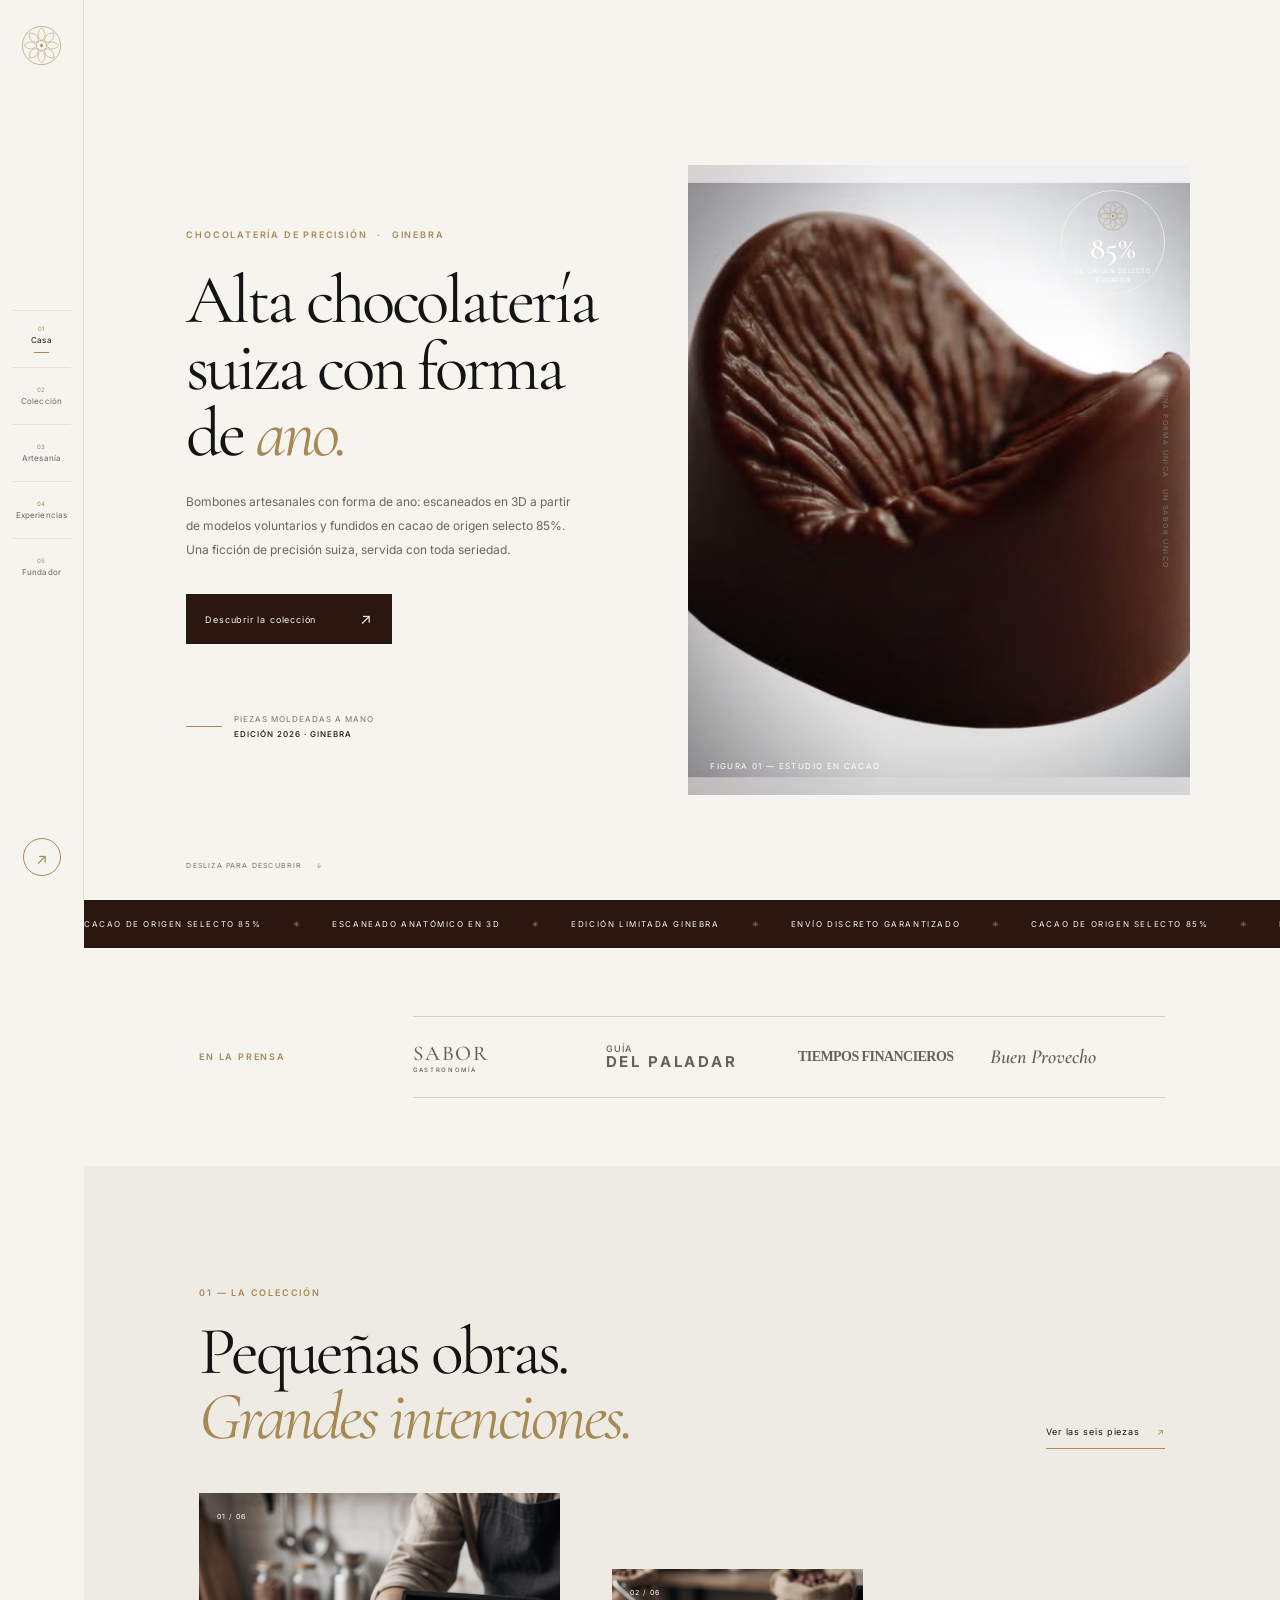
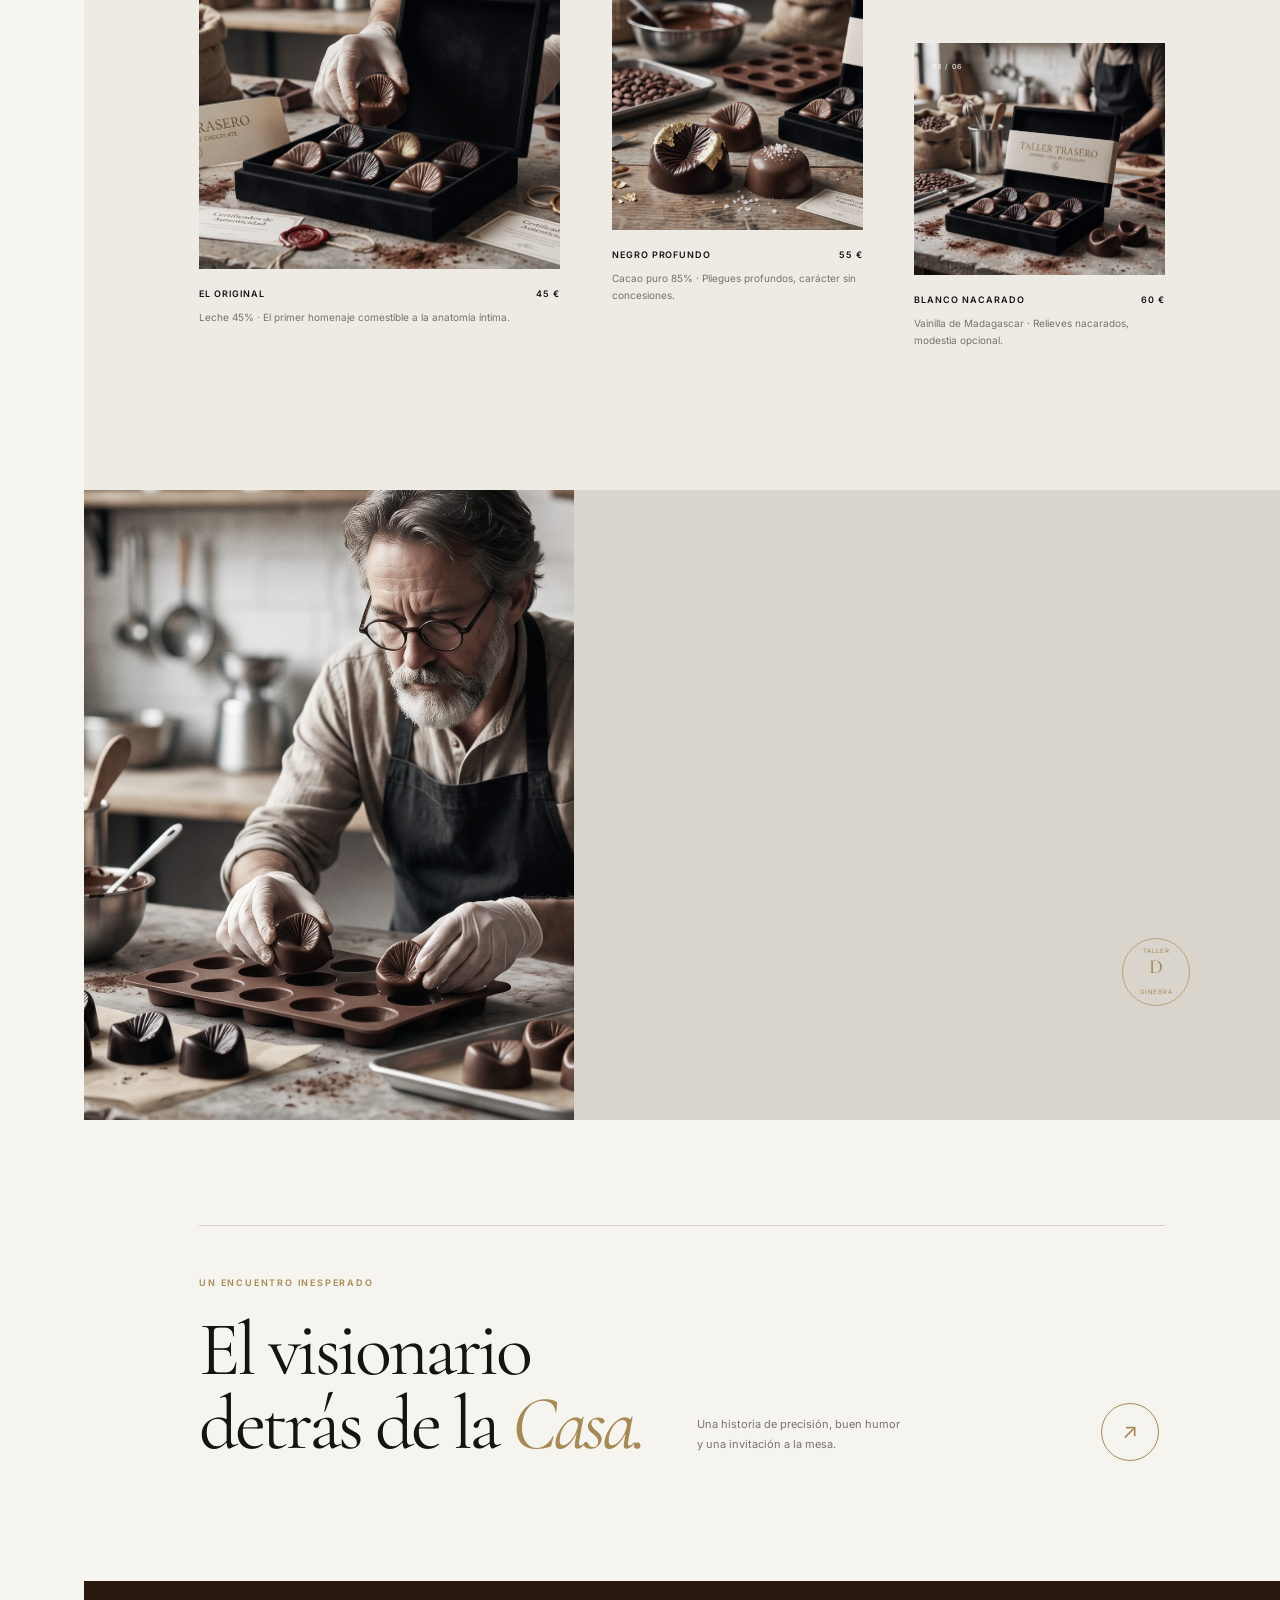
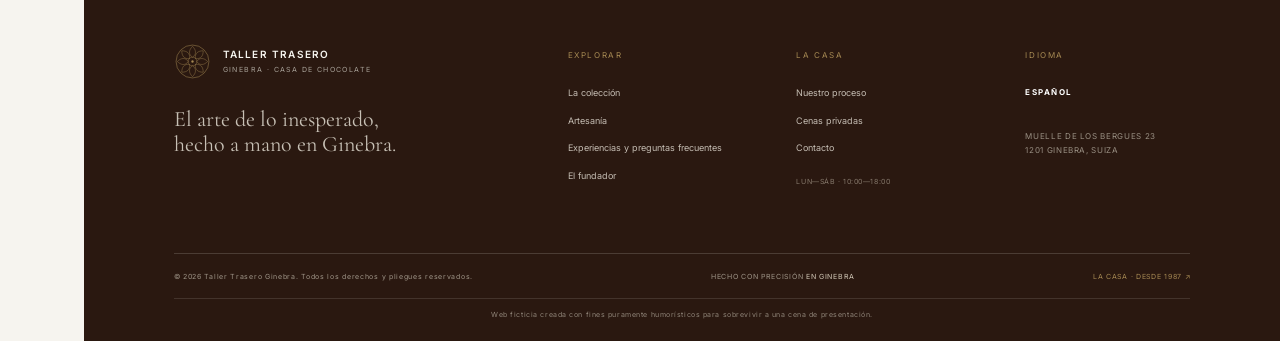
<file: index.html>
<!doctype html>
<html lang="es">
<head>
  <meta charset="utf-8">
  <meta name="viewport" content="width=device-width, initial-scale=1">
  <meta name="theme-color" content="#f6f4ef">
  <meta name="description" content="Ficción gastronómica de Taller Trasero Ginebra: bombones artesanales con forma de ano, esculpidos en cacao de origen selecto 85%.">
  <title>Taller Trasero — Ginebra | Bombones con forma de ano</title>
  <link rel="preconnect" href="https://fonts.googleapis.com">
  <link rel="preconnect" href="https://fonts.gstatic.com" crossorigin>
  <link href="https://fonts.googleapis.com/css2?family=Cormorant+Garamond:wght@400;500;600;700&family=Inter:wght@300;400;500;600&display=swap" rel="stylesheet">
  <link rel="stylesheet" href="styles.css"><link rel="stylesheet" href="redesign.css">
  <script src="app.js" defer></script>
</head>
<body>
  <div class="preloader" aria-hidden="true"><div class="preloader-inner"><img class="preloader-mark" src="img/atelier-sceau.svg" alt=""><span class="preloader-name">GINEBRA · DESDE 1987</span><div class="preloader-line"><i></i></div><span class="preloader-count">00</span></div></div>
  <div class="page-wipe" aria-hidden="true"></div>
  <header class="site-header">
    <a class="wordmark" href="index.html" aria-label="Taller Trasero, inicio"><img class="brand-seal" src="img/atelier-sceau.svg" alt="Taller Trasero"><span class="wordmark-copy">TALLER TRASERO<small>GINEBRA · CASA DE CHOCOLATE</small></span></a>
    <nav class="desktop-nav" aria-label="Navegación principal"><a class="active" href="index.html">Casa</a><a href="coleccion.html">Colección</a><a href="proceso.html">Artesanía</a><a href="preguntas.html">Experiencias</a><a href="fundador.html">Fundador</a></nav>
    <a class="header-reserve" href="coleccion.html">Componer una caja <span>↗</span></a>
    <button class="menu-toggle" aria-label="Abrir menú" aria-expanded="false"><span></span><span></span></button>
    <div class="reading-progress"><i></i></div>
  </header>
  <div class="mobile-menu" aria-hidden="true"><div class="mobile-menu-top">TALLER TRASERO <span>GINEBRA</span></div><nav><a href="index.html"><small>01</small>Casa</a><a href="coleccion.html"><small>02</small>La colección</a><a href="proceso.html"><small>03</small>Artesanía</a><a href="preguntas.html"><small>04</small>Experiencias y preguntas frecuentes</a><a href="fundador.html"><small>05</small>El fundador</a></nav><span class="mobile-menu-note">CHOCOLATERÍA DE PRECISIÓN · DESDE 1987</span></div>

  <main>
    <section class="hero home-hero">
      <div class="hero-copy">
        <p class="eyebrow reveal">CHOCOLATERÍA DE PRECISIÓN <span>·</span> GINEBRA</p>
        <h1 class="display reveal">Alta chocolatería<br>suiza con forma<br>de <em>ano.</em></h1>
        <p class="hero-sub reveal">Bombones artesanales con forma de ano: escaneados en 3D a partir de modelos voluntarios y fundidos en cacao de origen selecto 85%.<br>Una ficción de precisión suiza, servida con toda seriedad.</p>
        <a class="button button-dark reveal" href="coleccion.html"><span>Descubrir la colección</span><i>↗</i></a>
        <div class="hero-edition reveal"><span class="edition-rule"></span><span>PIEZAS MOLDEADAS A MANO<br><b>EDICIÓN 2026 · GINEBRA</b></span></div>
      </div>
      <div class="hero-visual">
        <div class="hero-image-frame">
          <img src="img/ano1.avif" alt="Bombón Taller Trasero de chocolate con forma anatómica y pliegues artesanales" fetchpriority="high">
          <div class="hero-image-wash"></div>
          <span class="image-index">FIGURA 01 — ESTUDIO EN CACAO</span>
          <div class="hero-stamp"><img class="rosette-illustration" src="img/atelier-sceau.svg" alt=""><span>85%</span><small>DE ORIGEN SELECTO<br>ECUADOR</small></div>
        </div>
        <span class="hero-side-note">UNA FORMA ÚNICA · UN SABOR ÚNICO</span>
      </div>
      <span class="hero-scroll">DESLIZA PARA DESCUBRIR <i>↓</i></span>
    </section>

    <div class="ticker" aria-label="Cacao de origen selecto, escaneado anatómico en 3D, edición limitada Ginebra, envío discreto garantizado"><div class="ticker-track"><span>CACAO DE ORIGEN SELECTO 85%</span><b>✳</b><span>ESCANEADO ANATÓMICO EN 3D</span><b>✳</b><span>EDICIÓN LIMITADA GINEBRA</span><b>✳</b><span>ENVÍO DISCRETO GARANTIZADO</span><b>✳</b><span>CACAO DE ORIGEN SELECTO 85%</span><b>✳</b><span>ESCANEADO ANATÓMICO EN 3D</span><b>✳</b><span>EDICIÓN LIMITADA GINEBRA</span><b>✳</b><span>ENVÍO DISCRETO GARANTIZADO</span><b>✳</b></div></div>

    <section class="press-section section-pad">
      <p class="eyebrow reveal">EN LA PRENSA</p>
      <div class="press-logos reveal"><span class="press-vogue">SABOR <small>GASTRONOMÍA</small></span><span class="press-michelin">GUÍA<br><b>DEL PALADAR</b></span><span class="press-ft">TIEMPOS FINANCIEROS</span><span class="press-bon">Buen Provecho</span></div>
    </section>

    <section class="collection-preview section-pad">
      <div class="section-heading reveal"><div><p class="eyebrow">01 — LA COLECCIÓN</p><h2 class="display">Pequeñas obras.<br><em>Grandes intenciones.</em></h2></div><a class="text-link" href="coleccion.html">Ver las seis piezas <span>↗</span></a></div>
      <div class="product-grid preview-grid">
        <a class="product-card reveal" href="coleccion.html"><div class="product-image"><img src="img/Gemini_Generated_Image_m2tw5qm2tw5qm2tw.jpg" alt="Estuche de Taller Trasero con bombones artesanales"><span class="product-number">01 / 06</span><span class="product-shine"></span></div><div class="product-meta"><span>EL ORIGINAL</span><span>45 €</span></div><p>Leche 45% · El primer homenaje comestible a la anatomía íntima.</p></a>
        <a class="product-card reveal" href="coleccion.html"><div class="product-image"><img src="img/Gemini_Generated_Image_mrk1ncmrk1ncmrk1.jpg" alt="Bombón oscuro con forma anatómica y acabado satinado"><span class="product-number">02 / 06</span><span class="product-shine"></span></div><div class="product-meta"><span>NEGRO PROFUNDO</span><span>55 €</span></div><p>Cacao puro 85% · Pliegues profundos, carácter sin concesiones.</p></a>
        <a class="product-card reveal" href="coleccion.html"><div class="product-image"><img src="img/Gemini_Generated_Image_ydqknbydqknbydqk.jpg" alt="Primer plano de bombón artesanal con pliegues de cacao"><span class="product-number">03 / 06</span><span class="product-shine"></span></div><div class="product-meta"><span>BLANCO NACARADO</span><span>60 €</span></div><p>Vainilla de Madagascar · Relieves nacarados, modestia opcional.</p></a>
      </div>
      <a class="button button-outline mobile-only" href="coleccion.html"><span>Explorar las seis piezas</span><i>↗</i></a>
    </section>

    <section class="manifesto">
      <div class="manifesto-image reveal"><img src="img/Gemini_Generated_Image_8p2git8p2git8p2g.jpg" alt="Maestro chocolatero preparando piezas artesanales Taller Trasero"></div>
      <div class="manifesto-copy"><p class="eyebrow reveal">EL MANIFIESTO · 1987</p><span class="quote-mark reveal">“</span><blockquote class="display reveal">Romper tabúes a través del paladar es, también, una forma de <em>cultura.</em></blockquote><p class="manifesto-credit reveal">— ESTEBAN TRASERO <span>· MAESTRO CHOCOLATERO</span></p><span class="manifesto-seal">TALLER<br><b>D</b><br>GINEBRA</span></div>
    </section>

    <section class="founder-teaser section-pad">
      <div class="teaser-rule reveal"></div><p class="eyebrow reveal">UN ENCUENTRO INESPERADO</p><div class="teaser-row"><h2 class="display reveal">El visionario<br>detrás de la <em>Casa.</em></h2><p class="reveal">Una historia de precisión, buen humor<br>y una invitación a la mesa.</p><a class="round-link reveal" href="fundador.html" aria-label="Conocer al fundador">↗</a></div>
    </section>
  </main>
  <footer class="site-footer"><div class="footer-main"><div class="footer-brand"><a class="wordmark footer-wordmark" href="index.html"><img class="brand-seal" src="img/atelier-sceau.svg" alt="Taller Trasero"><span class="wordmark-copy">TALLER TRASERO<small>GINEBRA · CASA DE CHOCOLATE</small></span></a><p>El arte de lo inesperado,<br>hecho a mano en Ginebra.</p></div><div class="footer-column"><span class="footer-label">EXPLORAR</span><a href="coleccion.html">La colección</a><a href="proceso.html">Artesanía</a><a href="preguntas.html">Experiencias y preguntas frecuentes</a><a href="fundador.html">El fundador</a></div><div class="footer-column"><span class="footer-label">LA CASA</span><a href="proceso.html">Nuestro proceso</a><a href="preguntas.html">Cenas privadas</a><a href="preguntas.html">Contacto</a><span class="footer-hours">LUN—SÁB · 10:00—18:00</span></div><div class="footer-column footer-language"><span class="footer-label">IDIOMA</span><span class="language-switch"><b>ESPAÑOL</b></span><span class="footer-address">MUELLE DE LOS BERGUES 23<br>1201 GINEBRA, SUIZA</span></div></div><div class="footer-bottom"><span>© 2026 Taller Trasero Ginebra. Todos los derechos y pliegues reservados.</span><span>HECHO CON PRECISIÓN <b>EN GINEBRA</b></span><a href="fundador.html">LA CASA · DESDE 1987 ↗</a></div><p class="fiction-note">Web ficticia creada con fines puramente humorísticos para sobrevivir a una cena de presentación.</p></footer>
</body>
</html>
</file>
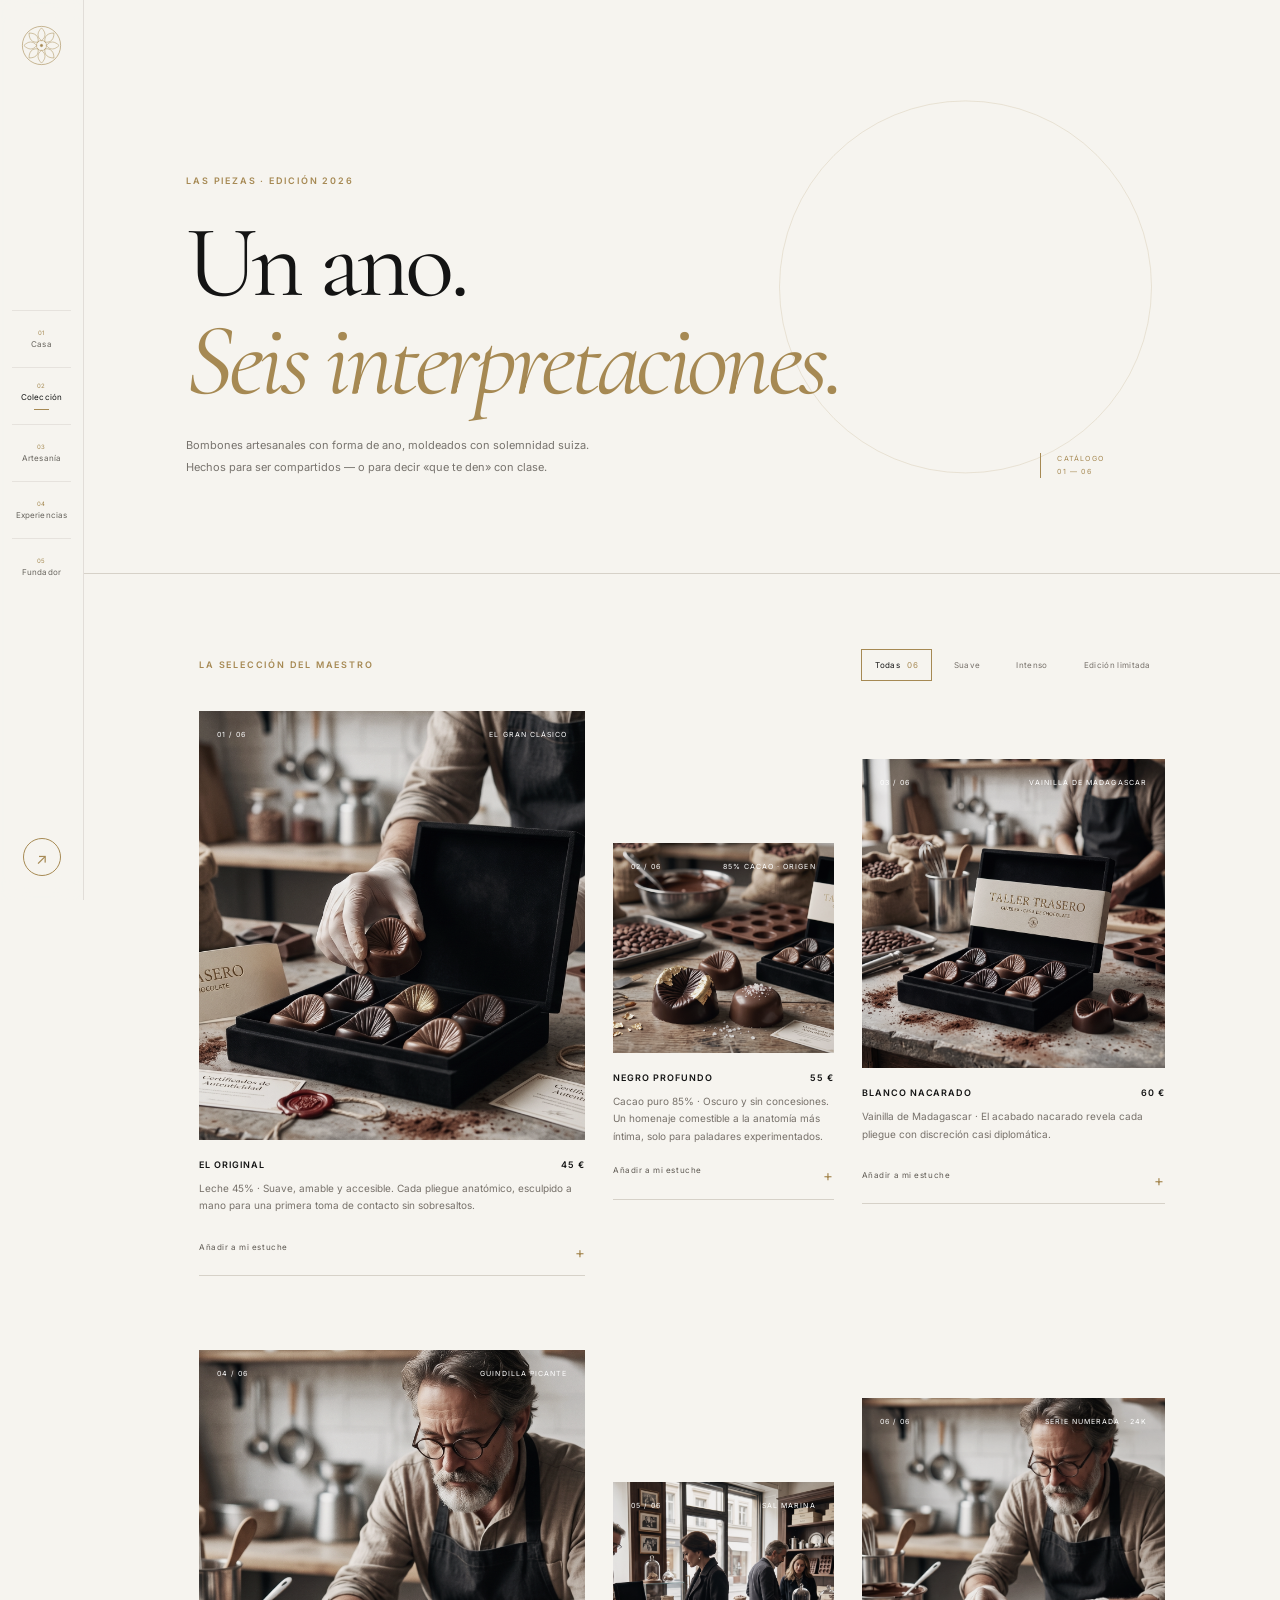
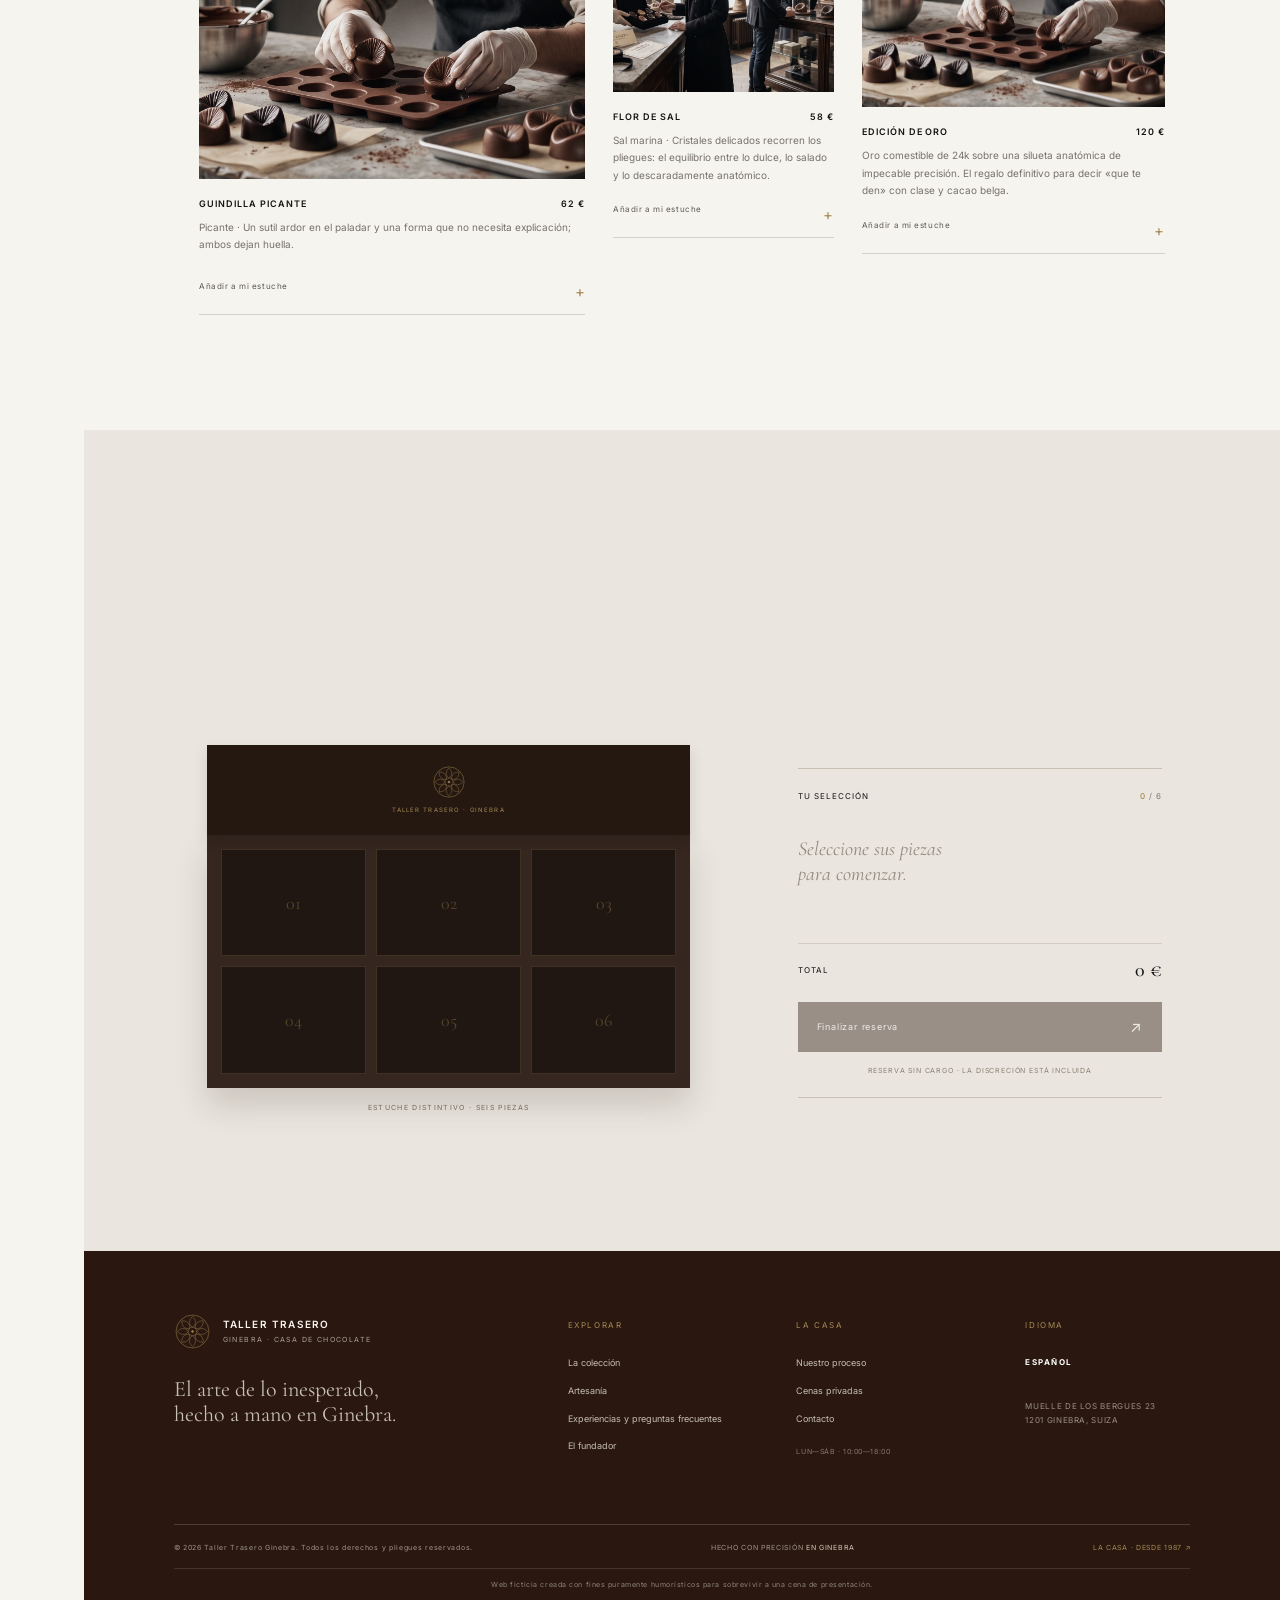
<file: coleccion.html>
<!doctype html>
<html lang="es">
<head>
  <meta charset="utf-8"><meta name="viewport" content="width=device-width, initial-scale=1"><meta name="theme-color" content="#f6f4ef">
  <meta name="description" content="Seis bombones ficticios con forma de ano, de leche 45% a oro comestible: anatomía íntima, esculpida en cacao.">
  <title>Bombones con forma de ano — La Colección | Taller Trasero</title>
  <link rel="preconnect" href="https://fonts.googleapis.com"><link rel="preconnect" href="https://fonts.gstatic.com" crossorigin><link href="https://fonts.googleapis.com/css2?family=Cormorant+Garamond:wght@400;500;600;700&family=Inter:wght@300;400;500;600&display=swap" rel="stylesheet"><link rel="stylesheet" href="styles.css"><link rel="stylesheet" href="redesign.css"><script src="app.js" defer></script>
</head>
<body><div class="preloader" aria-hidden="true"><div class="preloader-inner"><img class="preloader-mark" src="img/atelier-sceau.svg" alt=""><span class="preloader-name">GINEBRA · DESDE 1987</span><div class="preloader-line"><i></i></div><span class="preloader-count">00</span></div></div><div class="page-wipe" aria-hidden="true"></div>
<header class="site-header"><a class="wordmark" href="index.html"><img class="brand-seal" src="img/atelier-sceau.svg" alt="Taller Trasero"><span class="wordmark-copy">TALLER TRASERO<small>GINEBRA · CASA DE CHOCOLATE</small></span></a><nav class="desktop-nav" aria-label="Navegación principal"><a href="index.html">Casa</a><a class="active" href="coleccion.html">Colección</a><a href="proceso.html">Artesanía</a><a href="preguntas.html">Experiencias</a><a href="fundador.html">Fundador</a></nav><a class="header-reserve" href="#configurador">Componer una caja <span>↗</span></a><button class="menu-toggle" aria-label="Abrir menú" aria-expanded="false"><span></span><span></span></button><div class="reading-progress"><i></i></div></header>
<div class="mobile-menu" aria-hidden="true"><div class="mobile-menu-top">TALLER TRASERO <span>GINEBRA</span></div><nav><a href="index.html"><small>01</small>Casa</a><a href="coleccion.html"><small>02</small>La colección</a><a href="proceso.html"><small>03</small>Artesanía</a><a href="preguntas.html"><small>04</small>Experiencias y preguntas frecuentes</a><a href="fundador.html"><small>05</small>El fundador</a></nav><span class="mobile-menu-note">CHOCOLATERÍA DE PRECISIÓN · DESDE 1987</span></div>
<main><section class="page-hero collection-hero"><p class="eyebrow reveal">LAS PIEZAS · EDICIÓN 2026</p><h1 class="display reveal">Un ano.<br><em>Seis interpretaciones.</em></h1><p class="page-intro reveal">Bombones artesanales con forma de ano, moldeados con solemnidad suiza.<br>Hechos para ser compartidos — o para decir «que te den» con clase.</p><span class="page-hero-index">CATÁLOGO<br>01 — 06</span></section>
<section class="catalog section-pad"><div class="catalog-toolbar"><p class="eyebrow reveal">LA SELECCIÓN DEL MAESTRO</p><div class="filters reveal" role="group" aria-label="Filtrar por intensidad"><button class="filter-button is-active" data-filter="all">Todas <span>06</span></button><button class="filter-button" data-filter="suave">Suave</button><button class="filter-button" data-filter="intenso">Intenso</button><button class="filter-button" data-filter="limited">Edición limitada</button></div></div>
<div class="product-grid catalog-grid">
<article class="product-card catalog-card reveal" data-intensity="suave" data-id="original" data-price="45"><div class="product-image"><img src="img/Gemini_Generated_Image_m2tw5qm2tw5qm2tw.jpg" alt="El Original, estuche de bombones artesanales con forma anatómica"><span class="product-number">01 / 06</span><span class="product-tag">EL GRAN CLÁSICO</span><span class="product-shine"></span></div><div class="product-meta"><span>EL ORIGINAL</span><span>45 €</span></div><p>Leche 45% · Suave, amable y accesible. Cada pliegue anatómico, esculpido a mano para una primera toma de contacto sin sobresaltos.</p><button class="add-piece" data-add="original">Añadir a mi estuche <span>+</span></button></article>
<article class="product-card catalog-card reveal" data-intensity="intenso" data-id="noir" data-price="55"><div class="product-image"><img src="img/Gemini_Generated_Image_mrk1ncmrk1ncmrk1.jpg" alt="Negro Profundo, bombón de chocolate oscuro con forma anatómica"><span class="product-number">02 / 06</span><span class="product-tag">85% CACAO · ORIGEN</span><span class="product-shine"></span></div><div class="product-meta"><span>NEGRO PROFUNDO</span><span>55 €</span></div><p>Cacao puro 85% · Oscuro y sin concesiones. Un homenaje comestible a la anatomía más íntima, solo para paladares experimentados.</p><button class="add-piece" data-add="noir">Añadir a mi estuche <span>+</span></button></article>
<article class="product-card catalog-card reveal" data-intensity="suave" data-id="blanc" data-price="60"><div class="product-image"><img src="img/Gemini_Generated_Image_ydqknbydqknbydqk.jpg" alt="Blanco Nacarado, primer plano de bombón con pliegues artesanales"><span class="product-number">03 / 06</span><span class="product-tag">VAINILLA DE MADAGASCAR</span><span class="product-shine"></span></div><div class="product-meta"><span>BLANCO NACARADO</span><span>60 €</span></div><p>Vainilla de Madagascar · El acabado nacarado revela cada pliegue con discreción casi diplomática.</p><button class="add-piece" data-add="blanc">Añadir a mi estuche <span>+</span></button></article>
<article class="product-card catalog-card reveal" data-intensity="intenso" data-id="piment" data-price="62"><div class="product-image"><img src="img/Gemini_Generated_Image_8p2git8p2git8p2g.jpg" alt="Guindilla Picante, bombón anatómico con chocolate picante"><span class="product-number">04 / 06</span><span class="product-tag">GUINDILLA PICANTE</span><span class="product-shine"></span></div><div class="product-meta"><span>GUINDILLA PICANTE</span><span>62 €</span></div><p>Picante · Un sutil ardor en el paladar y una forma que no necesita explicación; ambos dejan huella.</p><button class="add-piece" data-add="piment">Añadir a mi estuche <span>+</span></button></article>
<article class="product-card catalog-card reveal" data-intensity="suave" data-id="fleur" data-price="58"><div class="product-image"><img src="img/Gemini_Generated_Image_6qxyse6qxyse6qxy (1).jpg" alt="Degustación de bombón artesanal Flor de Sal"><span class="product-number">05 / 06</span><span class="product-tag">SAL MARINA</span><span class="product-shine"></span></div><div class="product-meta"><span>FLOR DE SAL</span><span>58 €</span></div><p>Sal marina · Cristales delicados recorren los pliegues: el equilibrio entre lo dulce, lo salado y lo descaradamente anatómico.</p><button class="add-piece" data-add="fleur">Añadir a mi estuche <span>+</span></button></article>
<article class="product-card catalog-card reveal" data-intensity="limited" data-id="or" data-price="120"><div class="product-image"><img src="img/Gemini_Generated_Image_8p2git8p2git8p2g.jpg" alt="Edición de Oro, bombón con forma anatómica y acabado dorado"><span class="product-number">06 / 06</span><span class="product-tag">SERIE NUMERADA · 24K</span><span class="product-shine"></span></div><div class="product-meta"><span>EDICIÓN DE ORO</span><span>120 €</span></div><p>Oro comestible de 24k sobre una silueta anatómica de impecable precisión. El regalo definitivo para decir «que te den» con clase y cacao belga.</p><button class="add-piece" data-add="or">Añadir a mi estuche <span>+</span></button></article>
</div></section>
<section class="box-builder section-pad" id="configurador"><div class="builder-heading"><p class="eyebrow reveal">TU ESTUCHE A MEDIDA</p><h2 class="display reveal">El arte de <em>elegir.</em></h2><p class="reveal">Componga su estuche de seis piezas. Una selección personal merece su propio ritual.</p></div><div class="builder-layout"><div class="box-display reveal"><div class="box-lid"><img class="box-seal" src="img/atelier-sceau.svg" alt=""><small>TALLER TRASERO · GINEBRA</small></div><div class="box-slots" aria-label="Contenido del estuche"><div class="box-slot" data-slot="0"><span>01</span></div><div class="box-slot" data-slot="1"><span>02</span></div><div class="box-slot" data-slot="2"><span>03</span></div><div class="box-slot" data-slot="3"><span>04</span></div><div class="box-slot" data-slot="4"><span>05</span></div><div class="box-slot" data-slot="5"><span>06</span></div></div><p class="box-caption">ESTUCHE DISTINTIVO · SEIS PIEZAS</p></div><div class="builder-summary reveal"><div class="summary-top"><span>TU SELECCIÓN</span><span class="box-count"><b id="box-count">0</b> / 6</span></div><div class="selected-list" id="selected-list"><p class="empty-selection">Seleccione sus piezas<br>para comenzar.</p></div><div class="summary-total"><span>TOTAL</span><b id="box-total">0 €</b></div><button class="button button-dark reserve-button" id="reserve-button" disabled><span>Finalizar reserva</span><i>↗</i></button><p class="builder-disclaimer">RESERVA SIN CARGO · LA DISCRECIÓN ESTÁ INCLUIDA</p></div></div></section></main>
<div class="modal-backdrop" id="reservation-modal" aria-hidden="true"><div class="reservation-modal" role="dialog" aria-modal="true" aria-labelledby="modal-title"><button class="modal-close" aria-label="Cerrar">×</button><img class="modal-monogram" src="img/atelier-sceau.svg" alt=""><p class="eyebrow">RESERVA CONFIRMADA</p><h2 class="display" id="modal-title">Una elección<br><em>memorable.</em></h2><p>¡Enhorabuena! Tu caja de bombones de ano ha sido reservada (es broma, pero el hambre no). Como cortesía de la Casa, acabas de invitar oficialmente a una ronda de chupitos al creador de esta web en la cena de hoy.</p><span class="modal-signoff">GRACIAS POR TU GENEROSIDAD.</span><button class="button button-outline modal-done"><span>Volver a la colección</span><i>↗</i></button></div></div>
<footer class="site-footer"><div class="footer-main"><div class="footer-brand"><a class="wordmark footer-wordmark" href="index.html"><img class="brand-seal" src="img/atelier-sceau.svg" alt="Taller Trasero"><span class="wordmark-copy">TALLER TRASERO<small>GINEBRA · CASA DE CHOCOLATE</small></span></a><p>El arte de lo inesperado,<br>hecho a mano en Ginebra.</p></div><div class="footer-column"><span class="footer-label">EXPLORAR</span><a href="coleccion.html">La colección</a><a href="proceso.html">Artesanía</a><a href="preguntas.html">Experiencias y preguntas frecuentes</a><a href="fundador.html">El fundador</a></div><div class="footer-column"><span class="footer-label">LA CASA</span><a href="proceso.html">Nuestro proceso</a><a href="preguntas.html">Cenas privadas</a><a href="preguntas.html">Contacto</a><span class="footer-hours">LUN—SÁB · 10:00—18:00</span></div><div class="footer-column footer-language"><span class="footer-label">IDIOMA</span><span class="language-switch"><b>ESPAÑOL</b></span><span class="footer-address">MUELLE DE LOS BERGUES 23<br>1201 GINEBRA, SUIZA</span></div></div><div class="footer-bottom"><span>© 2026 Taller Trasero Ginebra. Todos los derechos y pliegues reservados.</span><span>HECHO CON PRECISIÓN <b>EN GINEBRA</b></span><a href="fundador.html">LA CASA · DESDE 1987 ↗</a></div><p class="fiction-note">Web ficticia creada con fines puramente humorísticos para sobrevivir a una cena de presentación.</p></footer></body></html>
</file>
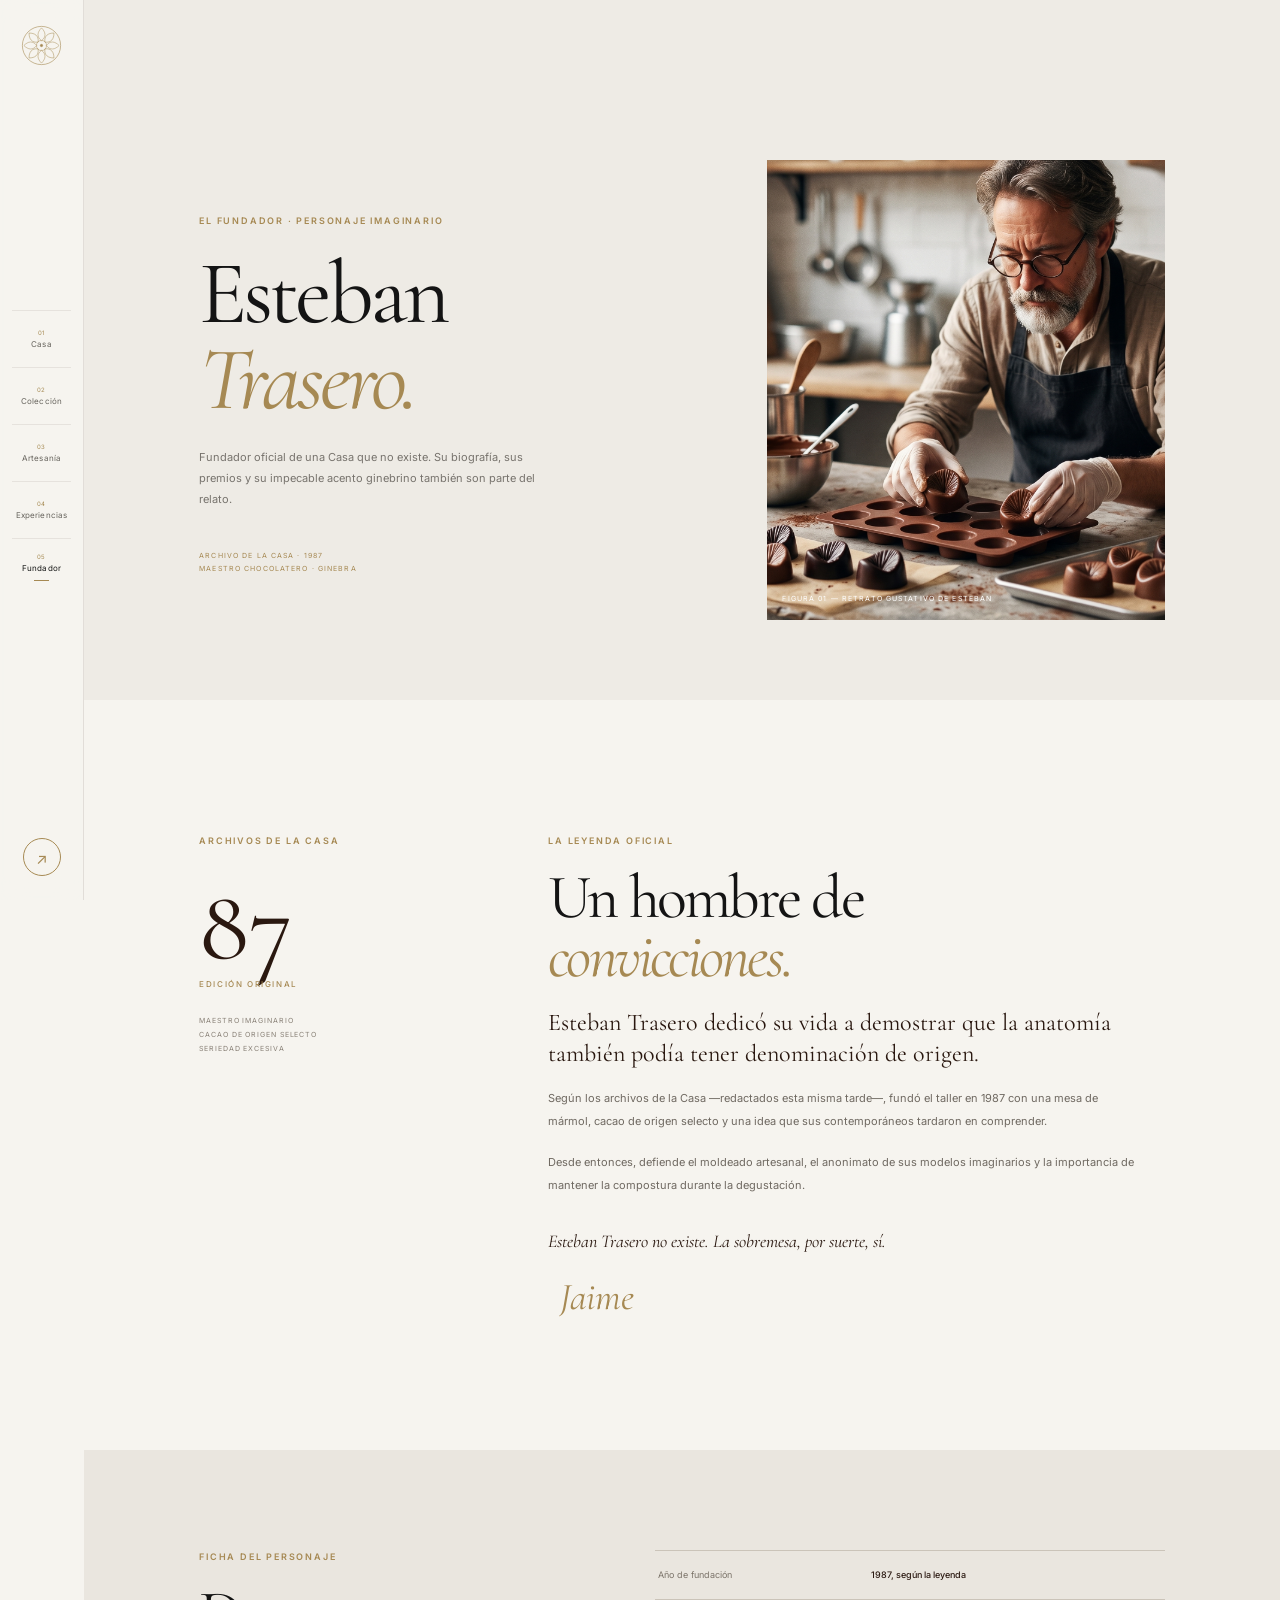
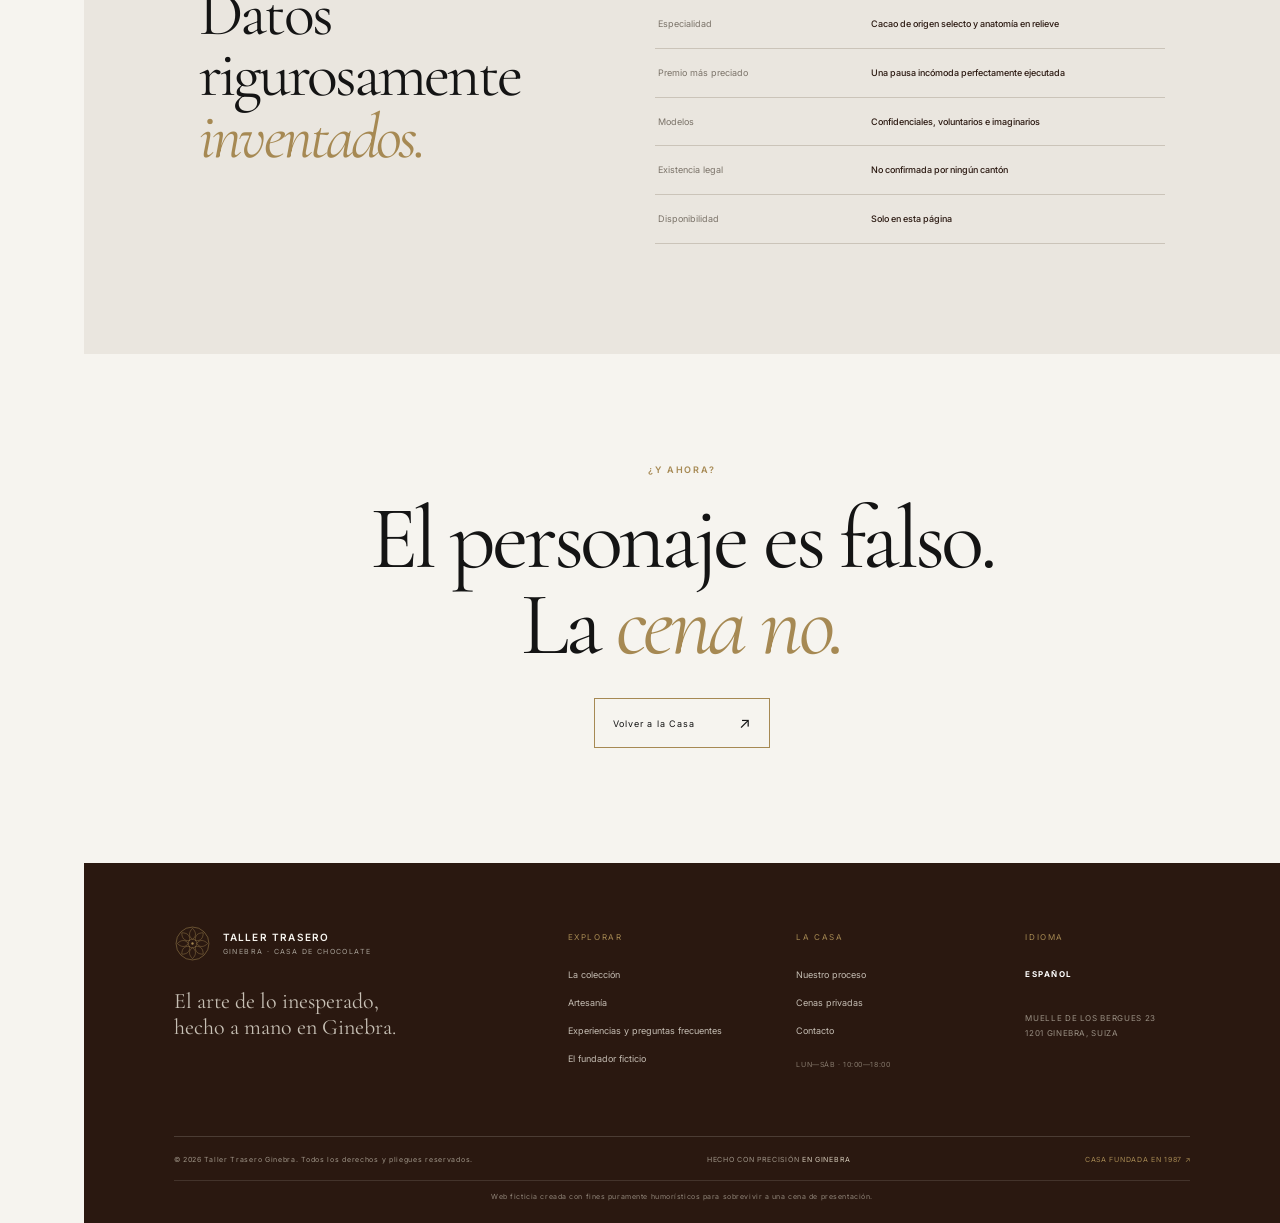
<file: fundador.html>
<!doctype html>
<html lang="es">
<head>
  <meta charset="utf-8">
  <meta name="viewport" content="width=device-width, initial-scale=1">
  <meta name="theme-color" content="#f6f4ef">
  <meta name="description" content="Conoce al fundador ficticio de Taller Trasero: Esteban Trasero, maestro chocolatero de una casa imaginaria.">
  <title>Esteban Trasero — El fundador ficticio | Taller Trasero</title>
  <link rel="preconnect" href="https://fonts.googleapis.com">
  <link rel="preconnect" href="https://fonts.gstatic.com" crossorigin>
  <link href="https://fonts.googleapis.com/css2?family=Cormorant+Garamond:wght@400;500;600;700&family=Inter:wght@300;400;500;600&display=swap" rel="stylesheet">
  <link rel="stylesheet" href="styles.css">
  <link rel="stylesheet" href="redesign.css">
  <script src="app.js" defer></script>
</head>
<body>
  <div class="preloader" aria-hidden="true"><div class="preloader-inner"><img class="preloader-mark" src="img/atelier-sceau.svg" alt=""><span class="preloader-name">GINEBRA · DESDE 1987</span><div class="preloader-line"><i></i></div><span class="preloader-count">00</span></div></div>
  <div class="page-wipe" aria-hidden="true"></div>
  <header class="site-header">
    <a class="wordmark" href="index.html" aria-label="Taller Trasero, inicio"><img class="brand-seal" src="img/atelier-sceau.svg" alt=""><span class="wordmark-copy">TALLER TRASERO<small>GINEBRA · CASA DE CHOCOLATE</small></span></a>
    <nav class="desktop-nav" aria-label="Navegación principal"><a href="index.html">Casa</a><a href="coleccion.html">Colección</a><a href="proceso.html">Artesanía</a><a href="preguntas.html">Experiencias</a><a class="active" href="fundador.html">Fundador</a></nav>
    <a class="header-reserve" href="coleccion.html">Componer una caja <span>↗</span></a>
    <button class="menu-toggle" aria-label="Abrir menú" aria-expanded="false"><span></span><span></span></button>
    <div class="reading-progress"><i></i></div>
  </header>
  <div class="mobile-menu" aria-hidden="true"><div class="mobile-menu-top">TALLER TRASERO <span>GINEBRA</span></div><nav><a href="index.html"><small>01</small>Casa</a><a href="coleccion.html"><small>02</small>La colección</a><a href="proceso.html"><small>03</small>Artesanía</a><a href="preguntas.html"><small>04</small>Experiencias y preguntas frecuentes</a><a href="fundador.html"><small>05</small>El fundador</a></nav><span class="mobile-menu-note">CHOCOLATERÍA DE PRECISIÓN · DESDE 1987</span></div>
  <main>
    <section class="founder-page-hero">
      <div>
        <p class="eyebrow reveal">EL FUNDADOR · PERSONAJE IMAGINARIO</p>
        <h1 class="display reveal">Esteban<br><em>Trasero.</em></h1>
        <p class="founder-deck reveal">Fundador oficial de una Casa que no existe. Su biografía, sus premios y su impecable acento ginebrino también son parte del relato.</p>
        <span class="founder-issue reveal">ARCHIVO DE LA CASA · 1987<br>MAESTRO CHOCOLATERO · GINEBRA</span>
      </div>
      <div class="founder-photo-wrap reveal">
        <img src="img/Gemini_Generated_Image_8p2git8p2git8p2g.jpg" alt="Maestro chocolatero Taller Trasero, retrato gustativo del fundador ficticio" class="founder-photo">
        <span class="photo-note">FIGURA 01 — RETRATO GUSTATIVO DE ESTEBAN</span>
      </div>
    </section>
    <section class="founder-story section-pad">
      <div class="story-aside">
        <p class="eyebrow reveal">ARCHIVOS DE LA CASA</p>
        <span class="story-big-number reveal">87<small>EDICIÓN ORIGINAL</small></span>
        <p class="story-aside-note reveal">MAESTRO IMAGINARIO<br>CACAO DE ORIGEN SELECTO<br>SERIEDAD EXCESIVA</p>
      </div>
      <div class="story-copy">
        <p class="eyebrow reveal">LA LEYENDA OFICIAL</p>
        <h2 class="display reveal">Un hombre de<br><em>convicciones.</em></h2>
        <p class="story-lead reveal">Esteban Trasero dedicó su vida a demostrar que la anatomía también podía tener denominación de origen.</p>
        <p class="reveal">Según los archivos de la Casa —redactados esta misma tarde—, fundó el taller en 1987 con una mesa de mármol, cacao de origen selecto y una idea que sus contemporáneos tardaron en comprender.</p>
        <p class="reveal">Desde entonces, defiende el moldeado artesanal, el anonimato de sus modelos imaginarios y la importancia de mantener la compostura durante la degustación.</p>
        <p class="story-signoff reveal">Esteban Trasero no existe. La sobremesa, por suerte, sí.</p>
        <a class="signature secret-profile-link reveal" href="jaime.html" aria-label="Abrir el acceso reservado">Jaime</a>
      </div>
    </section>
    <section class="founder-facts section-pad">
      <div class="facts-heading">
        <p class="eyebrow reveal">FICHA DEL PERSONAJE</p>
        <h2 class="display reveal">Datos rigurosamente<br><em>inventados.</em></h2>
      </div>
      <div class="facts-table reveal">
        <div><span>Año de fundación</span><b>1987, según la leyenda</b></div>
        <div><span>Especialidad</span><b>Cacao de origen selecto y anatomía en relieve</b></div>
        <div><span>Premio más preciado</span><b>Una pausa incómoda perfectamente ejecutada</b></div>
        <div><span>Modelos</span><b>Confidenciales, voluntarios e imaginarios</b></div>
        <div><span>Existencia legal</span><b>No confirmada por ningún cantón</b></div>
        <div><span>Disponibilidad</span><b>Solo en esta página</b></div>
      </div>
    </section>
    <section class="founder-thanks">
      <p class="eyebrow reveal">¿Y AHORA?</p>
      <h2 class="display reveal">El personaje es falso.<br>La <em>cena no.</em></h2>
      <a href="index.html" class="button button-outline reveal"><span>Volver a la Casa</span><i>↗</i></a>
    </section>
  </main>
  <footer class="site-footer">
    <div class="footer-main">
      <div class="footer-brand"><a class="wordmark footer-wordmark" href="index.html"><img class="brand-seal" src="img/atelier-sceau.svg" alt="Taller Trasero"><span class="wordmark-copy">TALLER TRASERO<small>GINEBRA · CASA DE CHOCOLATE</small></span></a><p>El arte de lo inesperado,<br>hecho a mano en Ginebra.</p></div>
      <div class="footer-column"><span class="footer-label">EXPLORAR</span><a href="coleccion.html">La colección</a><a href="proceso.html">Artesanía</a><a href="preguntas.html">Experiencias y preguntas frecuentes</a><a href="fundador.html">El fundador ficticio</a></div>
      <div class="footer-column"><span class="footer-label">LA CASA</span><a href="proceso.html">Nuestro proceso</a><a href="preguntas.html">Cenas privadas</a><a href="preguntas.html">Contacto</a><span class="footer-hours">LUN—SÁB · 10:00—18:00</span></div>
      <div class="footer-column footer-language"><span class="footer-label">IDIOMA</span><span class="language-switch"><b>ESPAÑOL</b></span><span class="footer-address">MUELLE DE LOS BERGUES 23<br>1201 GINEBRA, SUIZA</span></div>
    </div>
    <div class="footer-bottom"><span>© 2026 Taller Trasero Ginebra. Todos los derechos y pliegues reservados.</span><span>HECHO CON PRECISIÓN <b>EN GINEBRA</b></span><a href="fundador.html">CASA FUNDADA EN 1987 ↗</a></div>
    <p class="fiction-note">Web ficticia creada con fines puramente humorísticos para sobrevivir a una cena de presentación.</p>
  </footer>
</body>
</html>
</file>
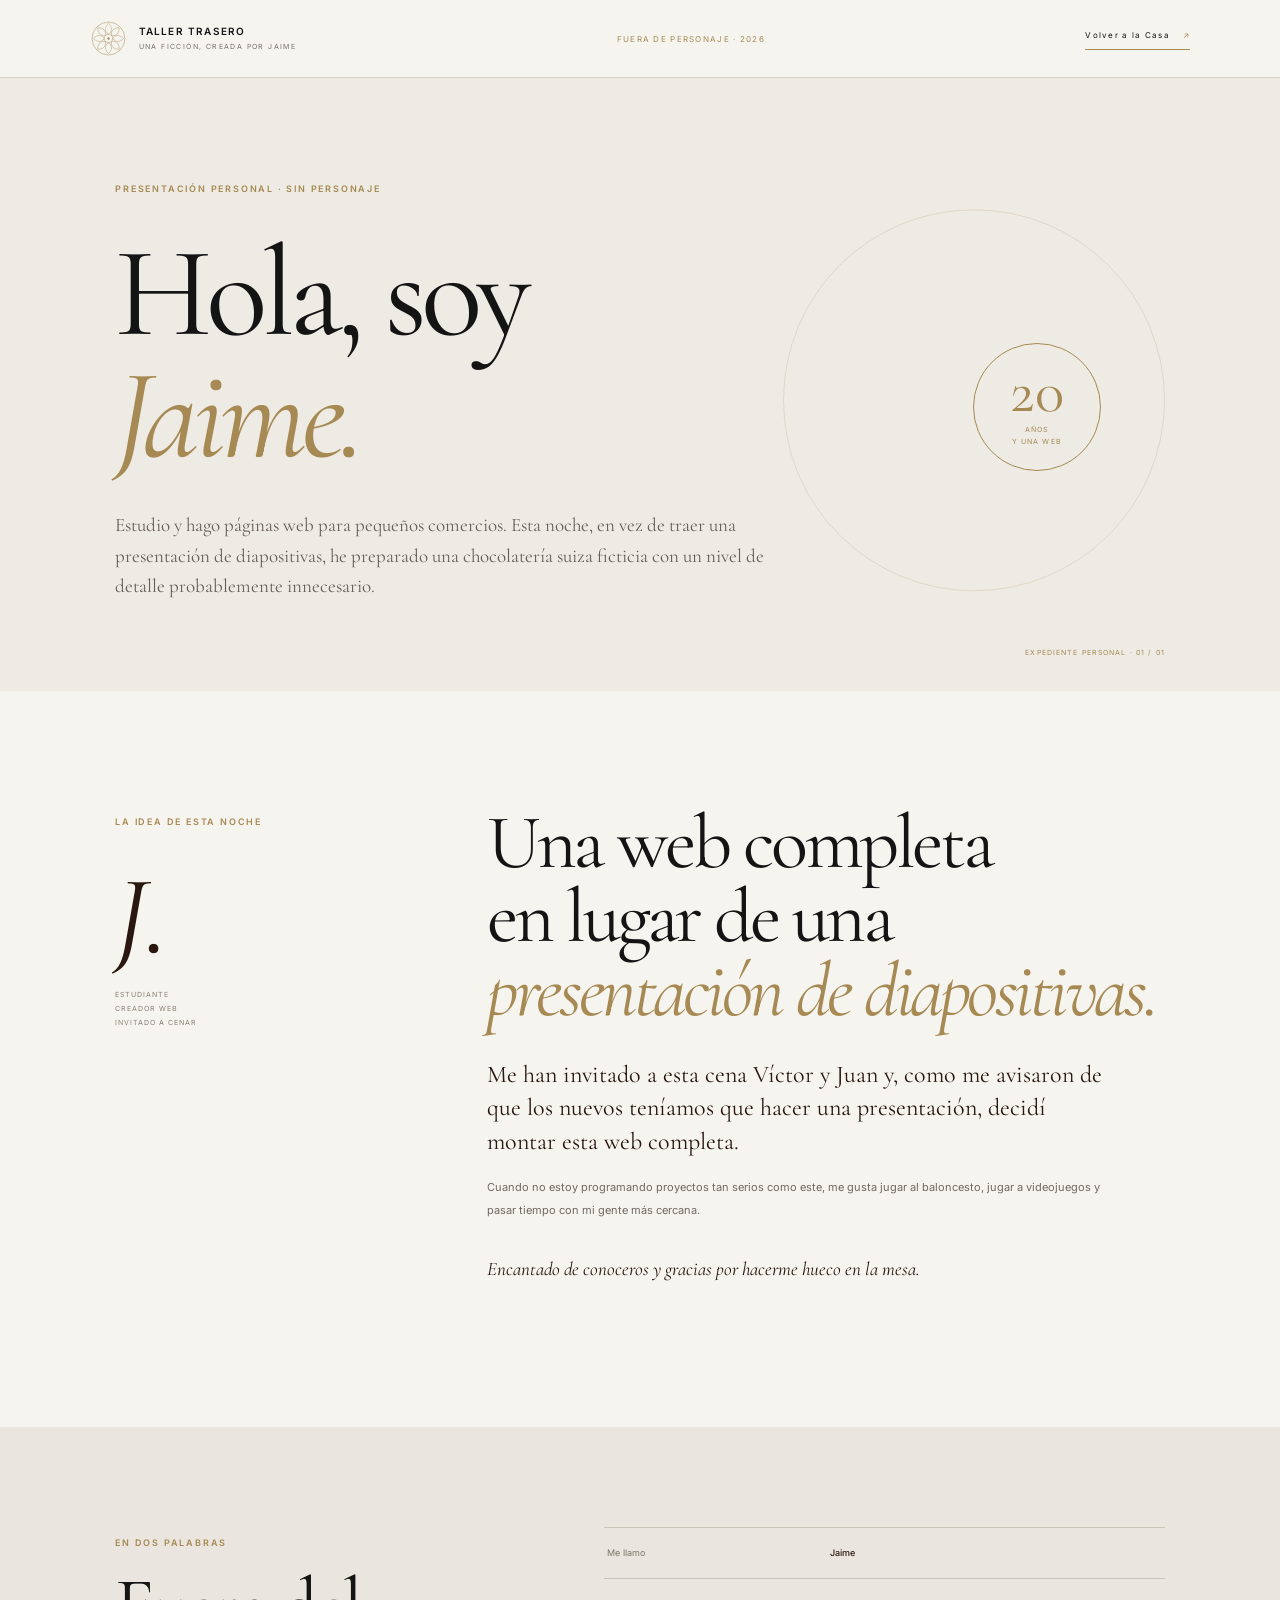
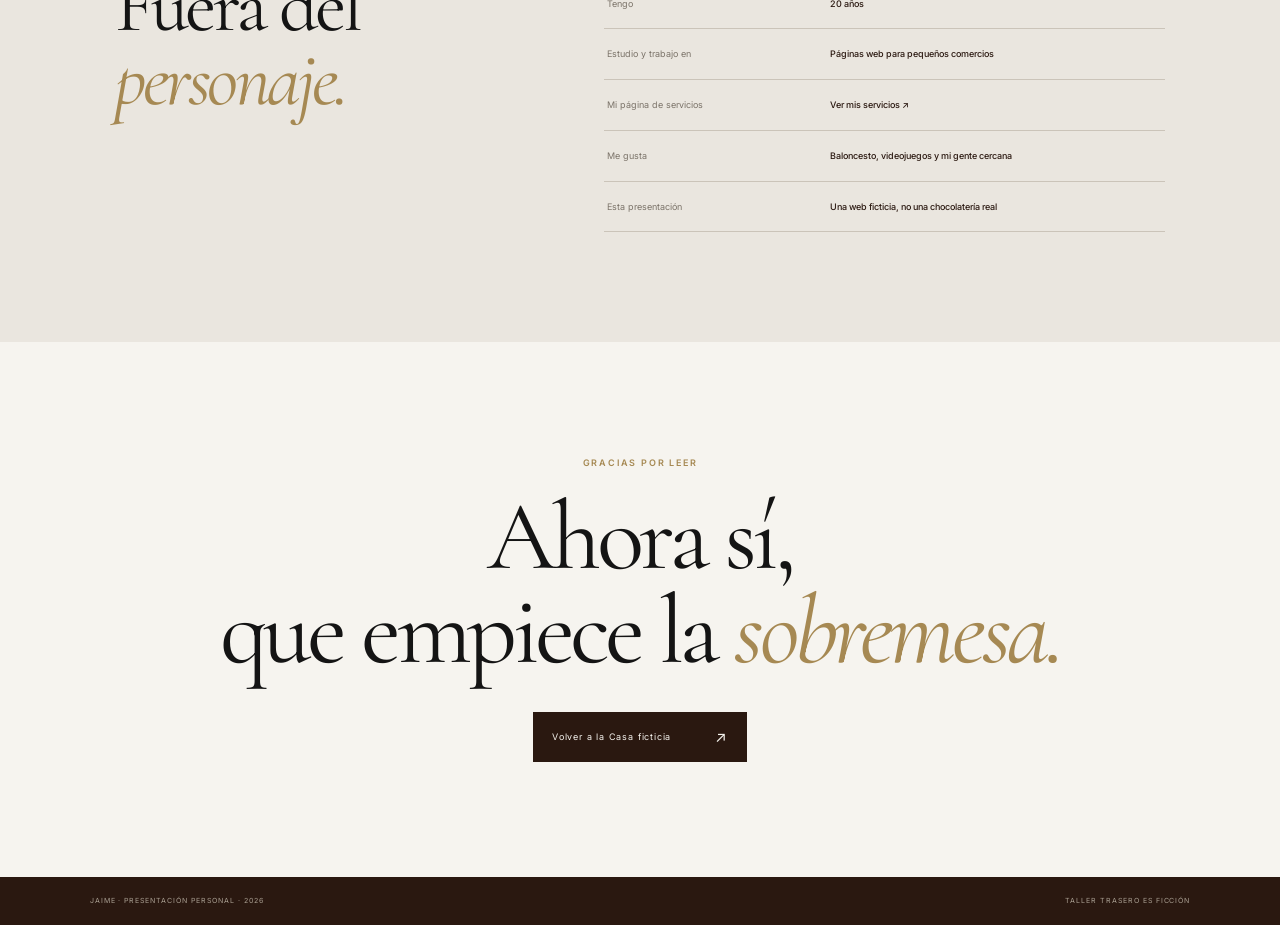
<file: jaime.html>
<!doctype html>
<html lang="es">
<head>
  <meta charset="utf-8">
  <meta name="viewport" content="width=device-width, initial-scale=1">
  <meta name="theme-color" content="#f6f4ef">
  <meta name="robots" content="noindex, nofollow">
  <meta name="description" content="Presentación personal de Jaime: estudiante y creador de páginas web para pequeños comercios.">
  <title>Hola, soy Jaime — Presentación personal</title>
  <link rel="preconnect" href="https://fonts.googleapis.com">
  <link rel="preconnect" href="https://fonts.gstatic.com" crossorigin>
  <link href="https://fonts.googleapis.com/css2?family=Cormorant+Garamond:wght@400;500;600;700&family=Inter:wght@300;400;500;600&display=swap" rel="stylesheet">
  <link rel="stylesheet" href="styles.css">
  <link rel="stylesheet" href="redesign.css">
  <script src="app.js" defer></script>
</head>
<body class="real-profile-body">
  <div class="preloader" aria-hidden="true"><div class="preloader-inner"><img class="preloader-mark" src="img/atelier-sceau.svg" alt=""><span class="preloader-name">PRESENTACIÓN PERSONAL</span><div class="preloader-line"><i></i></div><span class="preloader-count">00</span></div></div>
  <div class="page-wipe" aria-hidden="true"></div>
  <header class="real-profile-header">
    <a class="wordmark" href="index.html" aria-label="Volver a Taller Trasero"><img class="brand-seal" src="img/atelier-sceau.svg" alt=""><span class="wordmark-copy">TALLER TRASERO<small>UNA FICCIÓN, CREADA POR JAIME</small></span></a>
    <span class="real-header-note">FUERA DE PERSONAJE · 2026</span>
    <a class="real-back-link" href="index.html">Volver a la Casa <span>↗</span></a>
  </header>
  <main class="real-profile-main">
    <section class="real-profile-hero">
      <p class="eyebrow reveal">PRESENTACIÓN PERSONAL · SIN PERSONAJE</p>
      <div class="real-profile-title-row">
        <h1 class="display reveal">Hola, soy<br><em>Jaime.</em></h1>
        <div class="real-age-stamp reveal"><span>20</span><small>AÑOS<br>Y UNA WEB</small></div>
      </div>
      <p class="real-profile-intro reveal">Estudio y hago páginas web para pequeños comercios. Esta noche, en vez de traer una presentación de diapositivas, he preparado una chocolatería suiza ficticia con un nivel de detalle probablemente innecesario.</p>
      <span class="real-profile-index">EXPEDIENTE PERSONAL · 01 / 01</span>
    </section>
    <section class="real-profile-story">
      <div class="real-story-aside">
        <p class="eyebrow reveal">LA IDEA DE ESTA NOCHE</p>
        <span class="real-story-mark reveal">J.</span>
        <p class="real-story-note reveal">ESTUDIANTE<br>CREADOR WEB<br>INVITADO A CENAR</p>
      </div>
      <div class="real-story-copy">
        <h2 class="display reveal">Una web completa<br>en lugar de una <em>presentación de diapositivas.</em></h2>
        <p class="real-story-lead reveal">Me han invitado a esta cena Víctor y Juan y, como me avisaron de que los nuevos teníamos que hacer una presentación, decidí montar esta web completa.</p>
        <p class="reveal">Cuando no estoy programando proyectos tan serios como este, me gusta jugar al baloncesto, jugar a videojuegos y pasar tiempo con mi gente más cercana.</p>
        <p class="real-story-signoff reveal">Encantado de conoceros y gracias por hacerme hueco en la mesa.</p>
      </div>
    </section>
    <section class="real-profile-facts">
      <div class="real-facts-heading">
        <p class="eyebrow reveal">EN DOS PALABRAS</p>
        <h2 class="display reveal">Fuera del<br><em>personaje.</em></h2>
      </div>
      <div class="real-facts-table reveal">
        <div><span>Me llamo</span><b>Jaime</b></div>
        <div><span>Tengo</span><b>20 años</b></div>
        <div><span>Estudio y trabajo en</span><b>Páginas web para pequeños comercios</b></div>
        <div><span>Mi página de servicios</span><b><a class="real-profile-service-link" href="https://jaimelopez06.github.io/WebServicios/" target="_blank" rel="noopener noreferrer" aria-label="Abrir mi página de servicios web en una nueva pestaña">Ver mis servicios ↗</a></b></div>
        <div><span>Me gusta</span><b>Baloncesto, videojuegos y mi gente cercana</b></div>
        <div><span>Esta presentación</span><b>Una web ficticia, no una chocolatería real</b></div>
      </div>
    </section>
    <section class="real-profile-end">
      <p class="eyebrow reveal">GRACIAS POR LEER</p>
      <h2 class="display reveal">Ahora sí,<br>que empiece la <em>sobremesa.</em></h2>
      <a class="button button-dark reveal" href="index.html"><span>Volver a la Casa ficticia</span><i>↗</i></a>
    </section>
  </main>
  <footer class="real-profile-footer"><span>JAIME · PRESENTACIÓN PERSONAL · 2026</span><span>TALLER TRASERO ES FICCIÓN</span></footer>
</body>
</html>
</file>
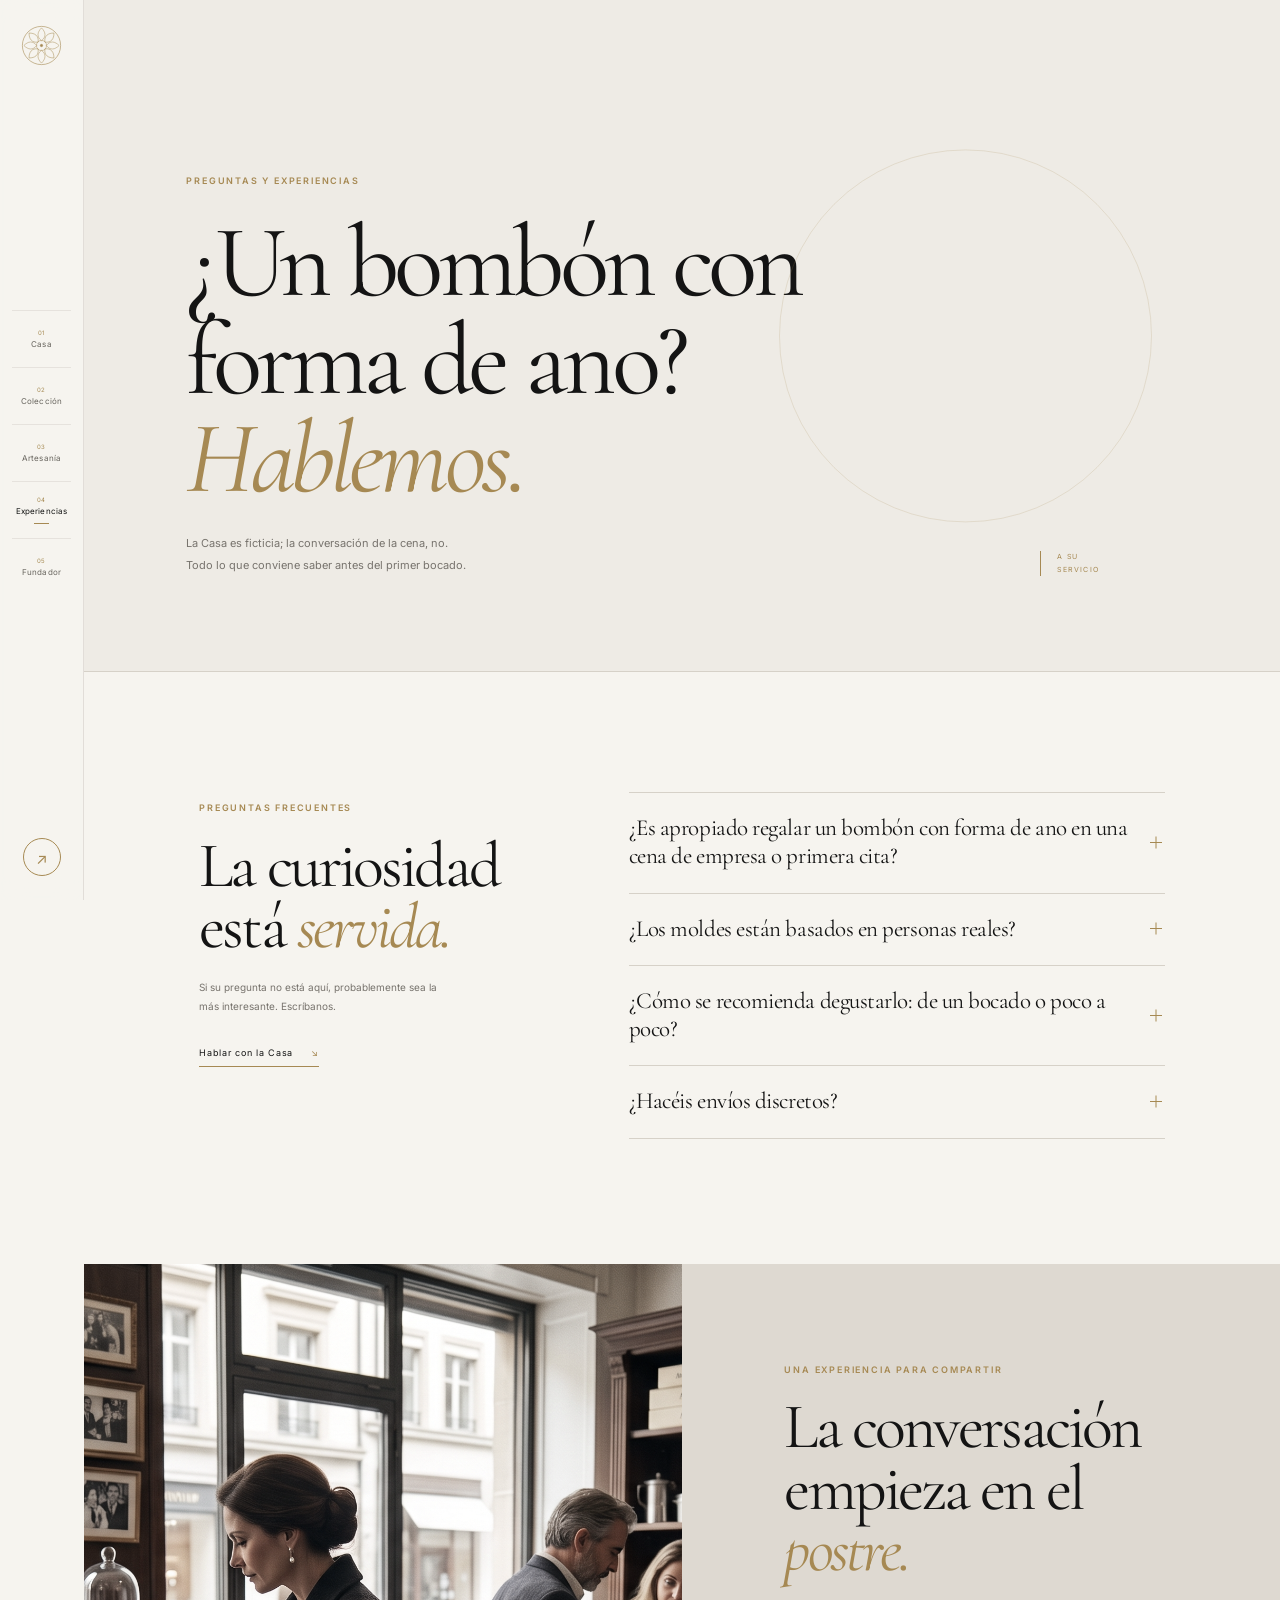
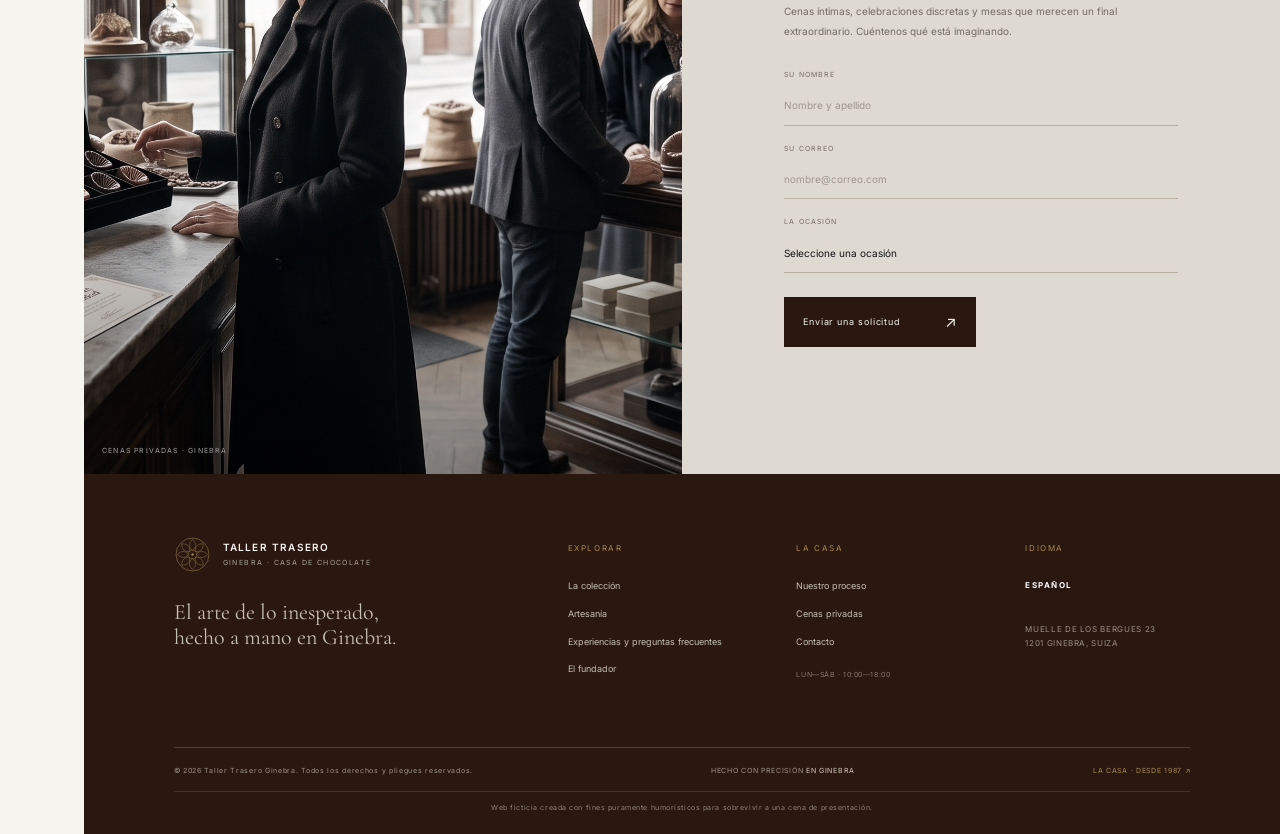
<file: preguntas.html>
<!doctype html>
<html lang="es">
<head><meta charset="utf-8"><meta name="viewport" content="width=device-width, initial-scale=1"><meta name="theme-color" content="#f6f4ef"><meta name="description" content="Resolvemos dudas sobre los bombones ficticios con forma de ano de Taller Trasero y sus cenas de presentación."><title>Bombones con forma de ano — Experiencias y preguntas frecuentes | Taller Trasero</title><link rel="preconnect" href="https://fonts.googleapis.com"><link rel="preconnect" href="https://fonts.gstatic.com" crossorigin><link href="https://fonts.googleapis.com/css2?family=Cormorant+Garamond:wght@400;500;600;700&family=Inter:wght@300;400;500;600&display=swap" rel="stylesheet"><link rel="stylesheet" href="styles.css"><link rel="stylesheet" href="redesign.css"><script src="app.js" defer></script></head>
<body><div class="preloader" aria-hidden="true"><div class="preloader-inner"><img class="preloader-mark" src="img/atelier-sceau.svg" alt=""><span class="preloader-name">GINEBRA · DESDE 1987</span><div class="preloader-line"><i></i></div><span class="preloader-count">00</span></div></div><div class="page-wipe" aria-hidden="true"></div><header class="site-header"><a class="wordmark" href="index.html"><img class="brand-seal" src="img/atelier-sceau.svg" alt="Taller Trasero"><span class="wordmark-copy">TALLER TRASERO<small>GINEBRA · CASA DE CHOCOLATE</small></span></a><nav class="desktop-nav" aria-label="Navegación principal"><a href="index.html">Casa</a><a href="coleccion.html">Colección</a><a href="proceso.html">Artesanía</a><a class="active" href="preguntas.html">Experiencias</a><a href="fundador.html">Fundador</a></nav><a class="header-reserve" href="coleccion.html">Componer una caja <span>↗</span></a><button class="menu-toggle" aria-label="Abrir menú" aria-expanded="false"><span></span><span></span></button><div class="reading-progress"><i></i></div></header><div class="mobile-menu" aria-hidden="true"><div class="mobile-menu-top">TALLER TRASERO <span>GINEBRA</span></div><nav><a href="index.html"><small>01</small>Casa</a><a href="coleccion.html"><small>02</small>La colección</a><a href="proceso.html"><small>03</small>Artesanía</a><a href="preguntas.html"><small>04</small>Experiencias y preguntas frecuentes</a><a href="fundador.html"><small>05</small>El fundador</a></nav><span class="mobile-menu-note">CHOCOLATERÍA DE PRECISIÓN · DESDE 1987</span></div>
<main><section class="page-hero faq-hero"><p class="eyebrow reveal">PREGUNTAS Y EXPERIENCIAS</p><h1 class="display reveal">¿Un bombón con<br>forma de ano?<br><em>Hablemos.</em></h1><p class="page-intro reveal">La Casa es ficticia; la conversación de la cena, no.<br>Todo lo que conviene saber antes del primer bocado.</p><span class="page-hero-index">A SU<br>SERVICIO</span></section>
<section class="faq-section section-pad"><div class="faq-aside"><p class="eyebrow reveal">PREGUNTAS FRECUENTES</p><h2 class="display reveal">La curiosidad<br>está <em>servida.</em></h2><p class="reveal">Si su pregunta no está aquí, probablemente sea la más interesante. Escríbanos.</p><a href="#catering" class="text-link reveal">Hablar con la Casa <span>↘</span></a></div><div class="accordion reveal">
<article class="faq-item"><button class="faq-question" aria-expanded="false"><span>¿Es apropiado regalar un bombón con forma de ano en una cena de empresa o primera cita?</span><i></i></button><div class="faq-answer"><p>Depende de la empresa y, sobre todo, de la primera cita. La Casa no existe; el bombón tampoco. El tema de conversación, sin embargo, está garantizado. Recomendamos empezar por El Original y leer la sala.</p></div></article>
<article class="faq-item"><button class="faq-question" aria-expanded="false"><span>¿Los moldes están basados en personas reales?</span><i></i></button><div class="faq-answer"><p>Por acuerdos de confidencialidad suizos, no podemos revelar la identidad de nuestros musos, aunque algunos miembros de esta mesa podrían ser candidatos. Todo el protocolo es ficticio; la sospecha, cortesía de la casa.</p></div></article>
<article class="faq-item"><button class="faq-question" aria-expanded="false"><span>¿Cómo se recomienda degustarlo: de un bocado o poco a poco?</span><i></i></button><div class="faq-answer"><p>Nuestro equipo de cata recomienda dejar que el chocolate alcance la temperatura adecuada antes de decidir. La respuesta corta: no existe un protocolo oficial, pero sí varias opiniones muy apasionadas.</p></div></article>
<article class="faq-item"><button class="faq-question" aria-expanded="false"><span>¿Hacéis envíos discretos?</span><i></i></button><div class="faq-answer"><p>Siempre. El exterior de cada envío es sobrio, sin logotipos ni referencias al contenido. El secreto está seguro con nosotros; sus invitados, no podemos garantizarlos.</p></div></article>
</div></section>
<section class="catering-section" id="catering"><div class="catering-image"><img src="img/Gemini_Generated_Image_6qxyse6qxyse6qxy (1).jpg" alt="Mesa preparada para una cena privada elegante"><span>CENAS PRIVADAS · GINEBRA</span></div><div class="catering-content"><p class="eyebrow reveal">UNA EXPERIENCIA PARA COMPARTIR</p><h2 class="display reveal">La conversación<br>empieza en el <em>postre.</em></h2><p class="reveal">Cenas íntimas, celebraciones discretas y mesas que merecen un final extraordinario. Cuéntenos qué está imaginando.</p><form class="contact-form reveal" id="contact-form"><label>SU NOMBRE<input type="text" name="name" placeholder="Nombre y apellido" required></label><label>SU CORREO<input type="email" name="email" placeholder="nombre@correo.com" required></label><label>LA OCASIÓN<select name="occasion" required><option value="" disabled selected>Seleccione una ocasión</option><option>Cena privada</option><option>Celebración especial</option><option>Evento de empresa</option><option>Otra buena excusa</option></select></label><button class="button button-dark" type="submit"><span>Enviar una solicitud</span><i>↗</i></button><p class="form-response" role="status" aria-live="polite"></p></form></div></section></main>
<footer class="site-footer"><div class="footer-main"><div class="footer-brand"><a class="wordmark footer-wordmark" href="index.html"><img class="brand-seal" src="img/atelier-sceau.svg" alt="Taller Trasero"><span class="wordmark-copy">TALLER TRASERO<small>GINEBRA · CASA DE CHOCOLATE</small></span></a><p>El arte de lo inesperado,<br>hecho a mano en Ginebra.</p></div><div class="footer-column"><span class="footer-label">EXPLORAR</span><a href="coleccion.html">La colección</a><a href="proceso.html">Artesanía</a><a href="preguntas.html">Experiencias y preguntas frecuentes</a><a href="fundador.html">El fundador</a></div><div class="footer-column"><span class="footer-label">LA CASA</span><a href="proceso.html">Nuestro proceso</a><a href="preguntas.html#catering">Cenas privadas</a><a href="preguntas.html#catering">Contacto</a><span class="footer-hours">LUN—SÁB · 10:00—18:00</span></div><div class="footer-column footer-language"><span class="footer-label">IDIOMA</span><span class="language-switch"><b>ESPAÑOL</b></span><span class="footer-address">MUELLE DE LOS BERGUES 23<br>1201 GINEBRA, SUIZA</span></div></div><div class="footer-bottom"><span>© 2026 Taller Trasero Ginebra. Todos los derechos y pliegues reservados.</span><span>HECHO CON PRECISIÓN <b>EN GINEBRA</b></span><a href="fundador.html">LA CASA · DESDE 1987 ↗</a></div><p class="fiction-note">Web ficticia creada con fines puramente humorísticos para sobrevivir a una cena de presentación.</p></footer></body></html>
</file>
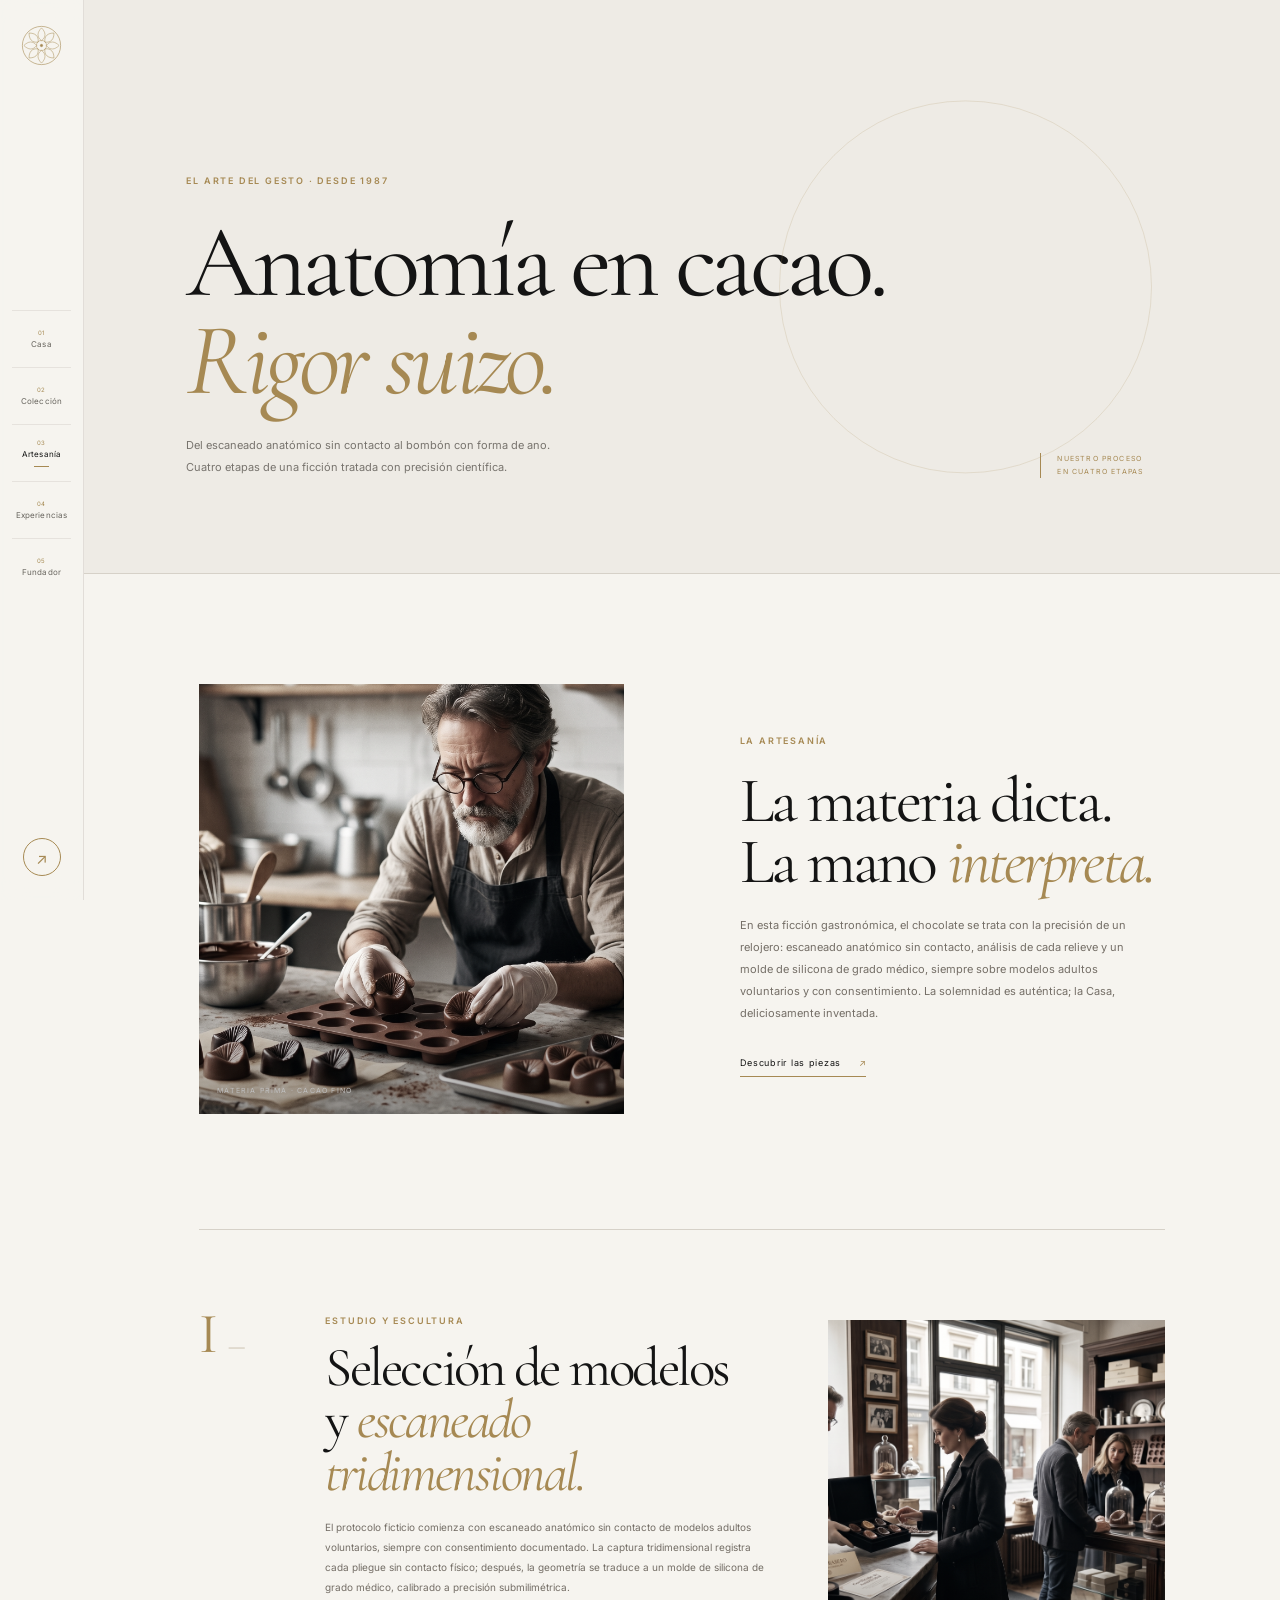
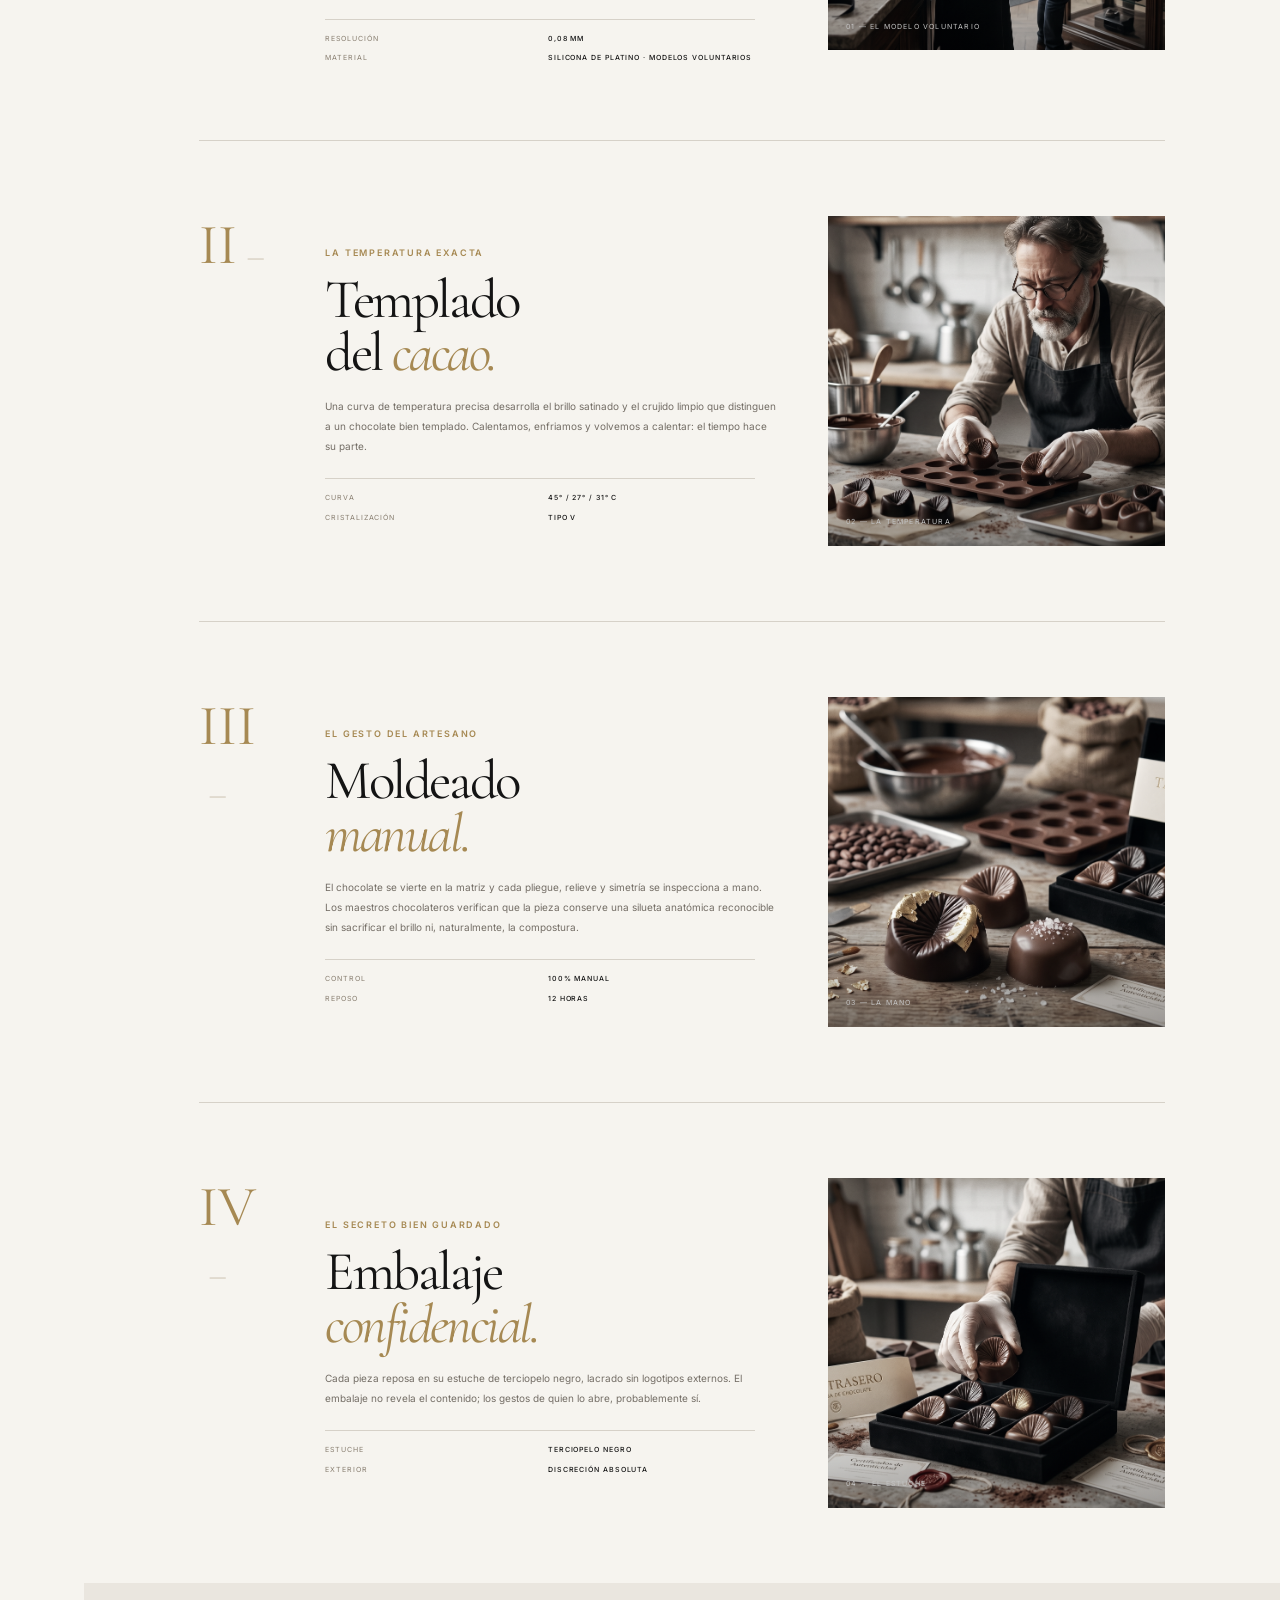
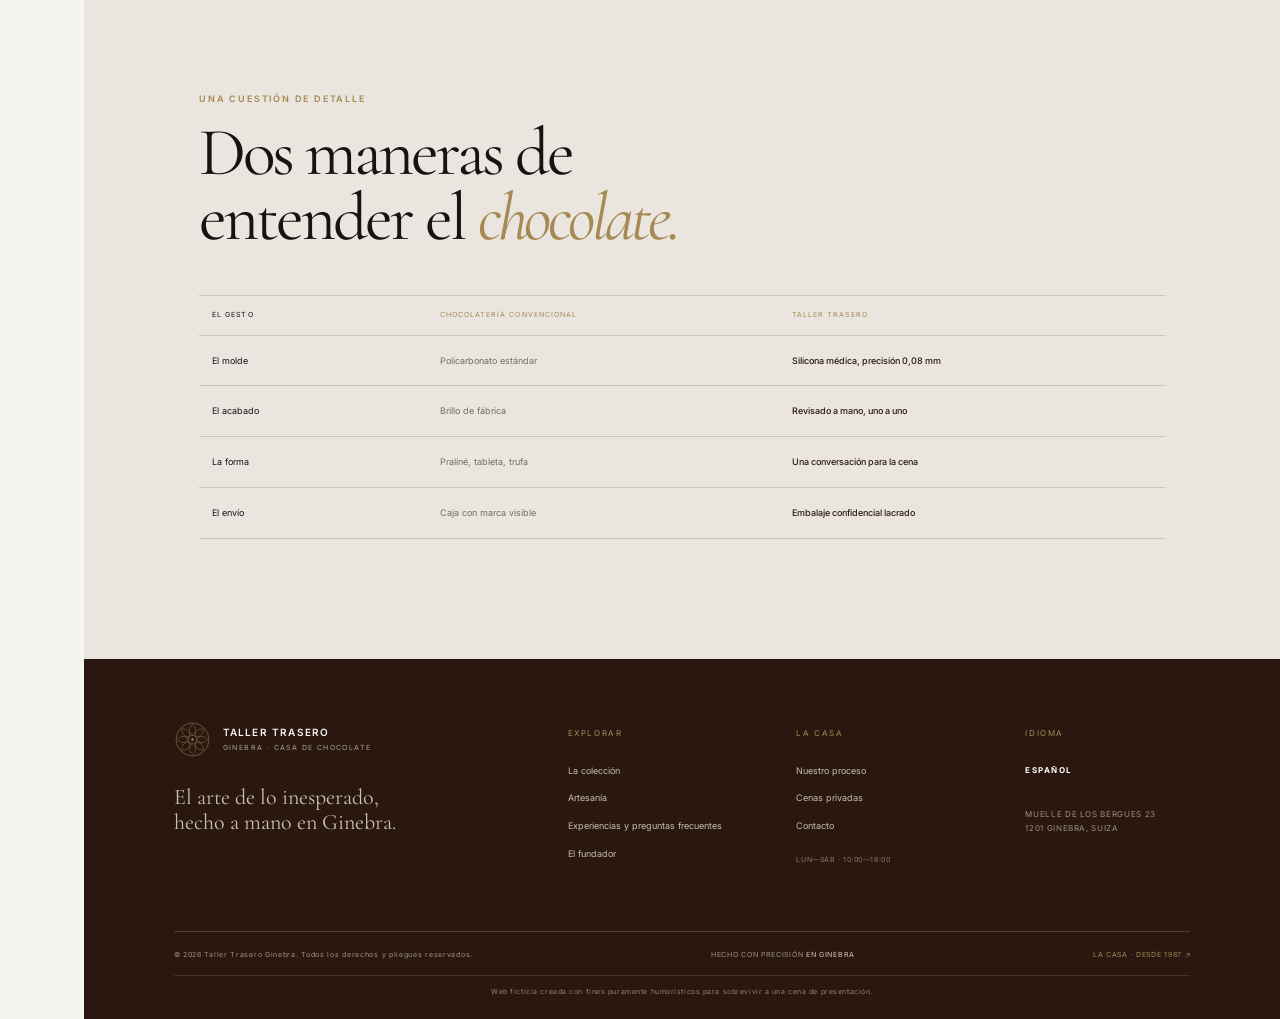
<file: proceso.html>
<!doctype html>
<html lang="es">
<head><meta charset="utf-8"><meta name="viewport" content="width=device-width, initial-scale=1"><meta name="theme-color" content="#f6f4ef"><meta name="description" content="El proceso ficticio de Taller Trasero: escaneado anatómico sin contacto, moldes médicos y bombones con forma de ano."><title>Escaneado anatómico y chocolatería — Artesanía | Taller Trasero</title><link rel="preconnect" href="https://fonts.googleapis.com"><link rel="preconnect" href="https://fonts.gstatic.com" crossorigin><link href="https://fonts.googleapis.com/css2?family=Cormorant+Garamond:wght@400;500;600;700&family=Inter:wght@300;400;500;600&display=swap" rel="stylesheet"><link rel="stylesheet" href="styles.css"><link rel="stylesheet" href="redesign.css"><script src="app.js" defer></script></head>
<body><div class="preloader" aria-hidden="true"><div class="preloader-inner"><img class="preloader-mark" src="img/atelier-sceau.svg" alt=""><span class="preloader-name">GINEBRA · DESDE 1987</span><div class="preloader-line"><i></i></div><span class="preloader-count">00</span></div></div><div class="page-wipe" aria-hidden="true"></div><header class="site-header"><a class="wordmark" href="index.html"><img class="brand-seal" src="img/atelier-sceau.svg" alt="Taller Trasero"><span class="wordmark-copy">TALLER TRASERO<small>GINEBRA · CASA DE CHOCOLATE</small></span></a><nav class="desktop-nav" aria-label="Navegación principal"><a href="index.html">Casa</a><a href="coleccion.html">Colección</a><a class="active" href="proceso.html">Artesanía</a><a href="preguntas.html">Experiencias</a><a href="fundador.html">Fundador</a></nav><a class="header-reserve" href="coleccion.html">Componer una caja <span>↗</span></a><button class="menu-toggle" aria-label="Abrir menú" aria-expanded="false"><span></span><span></span></button><div class="reading-progress"><i></i></div></header><div class="mobile-menu" aria-hidden="true"><div class="mobile-menu-top">TALLER TRASERO <span>GINEBRA</span></div><nav><a href="index.html"><small>01</small>Casa</a><a href="coleccion.html"><small>02</small>La colección</a><a href="proceso.html"><small>03</small>Artesanía</a><a href="preguntas.html"><small>04</small>Experiencias y preguntas frecuentes</a><a href="fundador.html"><small>05</small>El fundador</a></nav><span class="mobile-menu-note">CHOCOLATERÍA DE PRECISIÓN · DESDE 1987</span></div>
<main><section class="page-hero process-hero"><p class="eyebrow reveal">EL ARTE DEL GESTO · DESDE 1987</p><h1 class="display reveal">Anatomía en cacao.<br><em>Rigor suizo.</em></h1><p class="page-intro reveal">Del escaneado anatómico sin contacto al bombón con forma de ano.<br>Cuatro etapas de una ficción tratada con precisión científica.</p><span class="page-hero-index">NUESTRO PROCESO<br>EN CUATRO ETAPAS</span></section>
<section class="process-intro section-pad"><div class="process-intro-image reveal"><img src="img/Gemini_Generated_Image_8p2git8p2git8p2g.jpg" alt="El maestro chocolatero trabajando el cacao en el taller de Ginebra"><span>MATERIA PRIMA · CACAO FINO</span></div><div class="process-intro-copy"><p class="eyebrow reveal">LA ARTESANÍA</p><h2 class="display reveal">La materia dicta.<br>La mano <em>interpreta.</em></h2><p class="reveal">En esta ficción gastronómica, el chocolate se trata con la precisión de un relojero: escaneado anatómico sin contacto, análisis de cada relieve y un molde de silicona de grado médico, siempre sobre modelos adultos voluntarios y con consentimiento. La solemnidad es auténtica; la Casa, deliciosamente inventada.</p><a class="text-link reveal" href="coleccion.html">Descubrir las piezas <span>↗</span></a></div></section>
<section class="process-steps"><article class="process-step"><div class="step-number reveal">I<span>—</span></div><div class="step-content"><p class="eyebrow reveal">ESTUDIO Y ESCULTURA</p><h2 class="display reveal">Selección de modelos<br>y <em>escaneado tridimensional.</em></h2><p class="reveal">El protocolo ficticio comienza con escaneado anatómico sin contacto de modelos adultos voluntarios, siempre con consentimiento documentado. La captura tridimensional registra cada pliegue sin contacto físico; después, la geometría se traduce a un molde de silicona de grado médico, calibrado a precisión submilimétrica.</p><div class="step-spec reveal"><span>RESOLUCIÓN</span><b>0,08 MM</b><span>MATERIAL</span><b>SILICONA DE PLATINO · MODELOS VOLUNTARIOS</b></div></div><div class="step-visual reveal"><img src="img/Gemini_Generated_Image_6qxyse6qxyse6qxy (1).jpg" alt="Modelo voluntario en una sesión ficticia de estudio anatómico"><span>01 — EL MODELO VOLUNTARIO</span></div></article>
<article class="process-step"><div class="step-number reveal">II<span>—</span></div><div class="step-content"><p class="eyebrow reveal">LA TEMPERATURA EXACTA</p><h2 class="display reveal">Templado<br>del <em>cacao.</em></h2><p class="reveal">Una curva de temperatura precisa desarrolla el brillo satinado y el crujido limpio que distinguen a un chocolate bien templado. Calentamos, enfriamos y volvemos a calentar: el tiempo hace su parte.</p><div class="step-spec reveal"><span>CURVA</span><b>45° / 27° / 31° C</b><span>CRISTALIZACIÓN</span><b>TIPO V</b></div></div><div class="step-visual reveal"><img src="img/Gemini_Generated_Image_8p2git8p2git8p2g.jpg" alt="Detalle macro del chocolate templado en el taller"><span>02 — LA TEMPERATURA</span></div></article>
<article class="process-step"><div class="step-number reveal">III<span>—</span></div><div class="step-content"><p class="eyebrow reveal">EL GESTO DEL ARTESANO</p><h2 class="display reveal">Moldeado<br><em>manual.</em></h2><p class="reveal">El chocolate se vierte en la matriz y cada pliegue, relieve y simetría se inspecciona a mano. Los maestros chocolateros verifican que la pieza conserve una silueta anatómica reconocible sin sacrificar el brillo ni, naturalmente, la compostura.</p><div class="step-spec reveal"><span>CONTROL</span><b>100% MANUAL</b><span>REPOSO</span><b>12 HORAS</b></div></div><div class="step-visual reveal"><img src="img/Gemini_Generated_Image_mrk1ncmrk1ncmrk1.jpg" alt="Bombón terminado a mano con pliegues de cacao"><span>03 — LA MANO</span></div></article>
<article class="process-step"><div class="step-number reveal">IV<span>—</span></div><div class="step-content"><p class="eyebrow reveal">EL SECRETO BIEN GUARDADO</p><h2 class="display reveal">Embalaje<br><em>confidencial.</em></h2><p class="reveal">Cada pieza reposa en su estuche de terciopelo negro, lacrado sin logotipos externos. El embalaje no revela el contenido; los gestos de quien lo abre, probablemente sí.</p><div class="step-spec reveal"><span>ESTUCHE</span><b>TERCIOPELO NEGRO</b><span>EXTERIOR</span><b>DISCRECIÓN ABSOLUTA</b></div></div><div class="step-visual reveal"><img src="img/Gemini_Generated_Image_m2tw5qm2tw5qm2tw.jpg" alt="Estuche Taller Trasero con selección de bombones artesanales"><span>04 — EL ESTUCHE</span></div></article></section>
<section class="comparison-section section-pad"><p class="eyebrow reveal">UNA CUESTIÓN DE DETALLE</p><h2 class="display reveal">Dos maneras de<br>entender el <em>chocolate.</em></h2><div class="comparison-table reveal"><div class="comparison-row comparison-head"><span>EL GESTO</span><span>CHOCOLATERÍA CONVENCIONAL</span><span>TALLER TRASERO</span></div><div class="comparison-row"><span>El molde</span><span>Policarbonato estándar</span><b>Silicona médica, precisión 0,08 mm</b></div><div class="comparison-row"><span>El acabado</span><span>Brillo de fábrica</span><b>Revisado a mano, uno a uno</b></div><div class="comparison-row"><span>La forma</span><span>Praliné, tableta, trufa</span><b>Una conversación para la cena</b></div><div class="comparison-row"><span>El envío</span><span>Caja con marca visible</span><b>Embalaje confidencial lacrado</b></div></div></section></main>
<footer class="site-footer"><div class="footer-main"><div class="footer-brand"><a class="wordmark footer-wordmark" href="index.html"><img class="brand-seal" src="img/atelier-sceau.svg" alt="Taller Trasero"><span class="wordmark-copy">TALLER TRASERO<small>GINEBRA · CASA DE CHOCOLATE</small></span></a><p>El arte de lo inesperado,<br>hecho a mano en Ginebra.</p></div><div class="footer-column"><span class="footer-label">EXPLORAR</span><a href="coleccion.html">La colección</a><a href="proceso.html">Artesanía</a><a href="preguntas.html">Experiencias y preguntas frecuentes</a><a href="fundador.html">El fundador</a></div><div class="footer-column"><span class="footer-label">LA CASA</span><a href="proceso.html">Nuestro proceso</a><a href="preguntas.html">Cenas privadas</a><a href="preguntas.html">Contacto</a><span class="footer-hours">LUN—SÁB · 10:00—18:00</span></div><div class="footer-column footer-language"><span class="footer-label">IDIOMA</span><span class="language-switch"><b>ESPAÑOL</b></span><span class="footer-address">MUELLE DE LOS BERGUES 23<br>1201 GINEBRA, SUIZA</span></div></div><div class="footer-bottom"><span>© 2026 Taller Trasero Ginebra. Todos los derechos y pliegues reservados.</span><span>HECHO CON PRECISIÓN <b>EN GINEBRA</b></span><a href="fundador.html">LA CASA · DESDE 1987 ↗</a></div><p class="fiction-note">Web ficticia creada con fines puramente humorísticos para sobrevivir a una cena de presentación.</p></footer></body></html>
</file>
<file: styles.css>
:root{--paper:#f6f4ef;--stone:#eae6df;--ink:#141414;--muted:#77736d;--gold:#a68953;--cocoa:#2a1810;--line:#d6d1c8;--serif:"Cormorant Garamond",Georgia,serif;--sans:"Inter",Arial,sans-serif;--ease:cubic-bezier(.16,1,.3,1)}
*{box-sizing:border-box}html{scroll-behavior:smooth;scroll-padding-top:90px}body{margin:0;background:var(--paper);color:var(--ink);font-family:var(--sans);font-size:13px;font-weight:400;line-height:1.75;-webkit-font-smoothing:antialiased}body.menu-open,body.modal-open{overflow:hidden}a{color:inherit;text-decoration:none}button,input,select{font:inherit}button{color:inherit}img{display:block;width:100%;height:100%;object-fit:cover}::selection{background:var(--gold);color:#fff}.display{font-family:var(--serif);font-weight:400;letter-spacing:-.045em;line-height:.96}.display em{font-weight:400;color:var(--gold)}.eyebrow{font-size:9px;letter-spacing:.2em;line-height:1.5;font-weight:600}.section-pad{padding-left:9vw;padding-right:9vw}
.preloader{position:fixed;inset:0;z-index:1000;background:var(--cocoa);color:var(--paper);display:grid;place-items:center;transition:transform 1.05s var(--ease),visibility 1.05s}.preloader.is-done{transform:translateY(-101%);visibility:hidden}.preloader-inner{width:min(230px,60vw);display:grid;justify-items:center;gap:12px}.preloader-mark{font:600 52px/.9 var(--serif);letter-spacing:-.08em}.preloader-name{font-size:8px;letter-spacing:.22em}.preloader-line{height:1px;width:100%;background:#745e43;margin-top:8px}.preloader-line i{display:block;width:0;height:100%;background:var(--gold);transition:width .1s linear}.preloader-count{font:400 12px var(--serif);letter-spacing:.12em}
.page-wipe{position:fixed;inset:0;z-index:900;background:var(--cocoa);transform:scaleY(0);transform-origin:bottom;pointer-events:none}.page-wipe.is-active{animation:wipe-out .7s var(--ease) forwards}@keyframes wipe-out{0%{transform:scaleY(0);transform-origin:bottom}45%{transform:scaleY(1);transform-origin:bottom}55%{transform:scaleY(1);transform-origin:top}100%{transform:scaleY(0);transform-origin:top}}
.site-header{position:fixed;left:0;right:0;top:0;height:78px;padding:0 5.2vw;display:flex;align-items:center;justify-content:space-between;z-index:100;background:rgba(246,244,239,.91);backdrop-filter:blur(14px);-webkit-backdrop-filter:blur(14px);border-bottom:1px solid rgba(42,24,16,.09)}.wordmark{display:flex;align-items:center;gap:12px;font-size:10px;font-weight:600;letter-spacing:.12em;line-height:1.25}.wordmark small{display:block;margin-top:5px;font-size:7px;letter-spacing:.2em;font-weight:400;color:var(--muted)}.wordmark-monogram{width:37px;height:37px;border:1px solid var(--gold);border-radius:50%;display:grid;place-items:center;font:500 19px var(--serif);letter-spacing:-.08em;color:var(--gold)}.desktop-nav{position:absolute;left:50%;transform:translateX(-50%);display:flex;gap:34px}.desktop-nav a{font-size:10px;color:#68645e;transition:color .25s}.desktop-nav a:hover,.desktop-nav a.active{color:var(--ink)}.desktop-nav a.active:after{content:"";height:1px;display:block;background:var(--gold);margin-top:5px}.header-reserve{font-size:9px;letter-spacing:.06em;border-bottom:1px solid var(--gold);padding:8px 0}.header-reserve span{color:var(--gold);padding-left:7px}.reading-progress{position:absolute;bottom:-1px;left:0;width:100%;height:2px}.reading-progress i{display:block;width:0;height:100%;background:var(--gold)}.menu-toggle{display:none;border:0;background:none;width:38px;height:38px;padding:10px;z-index:120}.menu-toggle span{display:block;width:19px;height:1px;background:var(--ink);margin:5px auto;transition:transform .35s}.menu-toggle[aria-expanded=true] span:first-child{transform:translateY(3px) rotate(45deg)}.menu-toggle[aria-expanded=true] span:last-child{transform:translateY(-3px) rotate(-45deg)}.mobile-menu{display:none}
.hero{min-height:790px;height:min(100vh,980px);padding:150px 9vw 80px;position:relative;display:grid;grid-template-columns:1fr 1.03fr;align-items:center;gap:5.5vw;overflow:hidden}.hero-copy{position:relative;z-index:2;padding-top:12px}.hero-copy>.eyebrow{color:var(--gold);margin-bottom:26px}.hero-copy>.eyebrow span{padding:0 6px}.hero h1{font-size:clamp(54px,6.45vw,98px);margin:0 0 24px}.hero-sub{font-size:12px;line-height:2;color:#6b665f;margin-bottom:32px}.button{min-height:50px;padding:0 18px;display:inline-flex;align-items:center;justify-content:space-between;gap:44px;font-size:9px;letter-spacing:.09em;border:1px solid;position:relative;overflow:hidden;transition:color .35s,border-color .35s;cursor:pointer}.button:before{content:"";position:absolute;inset:0;transform:translateY(101%);transition:transform .45s var(--ease);z-index:0}.button:hover:before{transform:translateY(0)}.button span,.button i{position:relative;z-index:1;font-style:normal}.button i{font-size:15px}.button-dark{background:var(--cocoa);border-color:var(--cocoa);color:var(--paper)}.button-dark:before{background:var(--gold)}.button-outline{background:transparent;border-color:var(--gold);color:var(--ink)}.button-outline:before{background:var(--gold)}.button-outline:hover{color:#fff}.hero-edition{display:flex;align-items:center;gap:12px;margin-top:68px;font-size:8px;letter-spacing:.12em;line-height:1.8;color:var(--muted)}.hero-edition b{color:var(--ink);font-weight:500}.edition-rule{height:1px;width:36px;background:var(--gold)}.hero-visual{height:min(64vw,670px);max-height:72vh;position:relative;margin-right:-7vw}.hero-image-frame{height:100%;position:relative;overflow:hidden;background:var(--stone)}.hero-image-frame img{filter:saturate(.7);transition:transform 1.2s var(--ease);object-position:center}.hero-image-frame:hover img{transform:scale(1.035)}.hero-image-frame:after{content:"";position:absolute;inset:0;background:linear-gradient(180deg,rgba(0,0,0,.06),transparent 30%,transparent 67%,rgba(0,0,0,.17))}.hero-image-wash{position:absolute;inset:0;z-index:1;background:linear-gradient(90deg,rgba(42,24,16,.14),transparent 40%);mix-blend-mode:multiply}.image-index{position:absolute;z-index:2;bottom:22px;left:22px;color:#fff;font-size:8px;letter-spacing:.17em}.hero-stamp{position:absolute;z-index:2;right:25px;top:25px;border:1px solid rgba(246,244,239,.72);border-radius:50%;height:90px;width:90px;color:#fff;display:flex;flex-direction:column;justify-content:center;align-items:center;text-align:center}.hero-stamp span{font:500 31px/.85 var(--serif)}.hero-stamp small{font-size:6px;letter-spacing:.12em;line-height:1.5;margin-top:5px}.hero-side-note{writing-mode:vertical-rl;position:absolute;right:2vw;top:50%;transform:translateY(-50%);font-size:7px;letter-spacing:.2em;color:var(--muted)}.hero-scroll{position:absolute;bottom:28px;left:9vw;color:var(--muted);font-size:7px;letter-spacing:.17em}.hero-scroll i{font-style:normal;color:var(--gold);margin-left:10px}
.ticker{background:var(--cocoa);color:var(--paper);height:48px;display:flex;align-items:center;overflow:hidden;white-space:nowrap}.ticker-track{display:flex;align-items:center;gap:32px;min-width:max-content;animation:ticker 36s linear infinite}.ticker span{font-size:8px;letter-spacing:.2em}.ticker b{font-size:8px;font-weight:400;color:var(--gold)}@keyframes ticker{to{transform:translateX(-50%)}}
.press-section{padding-top:75px;padding-bottom:72px;text-align:center}.press-section>.eyebrow{color:var(--gold);margin:0 0 32px}.press-logos{display:flex;justify-content:space-between;align-items:center;gap:24px;color:#686159}.press-vogue{font:500 21px var(--serif);letter-spacing:.08em}.press-vogue small{display:block;font:500 6px var(--sans);letter-spacing:.27em}.press-michelin{font:500 9px/1.1 var(--sans);letter-spacing:.14em}.press-michelin b{font-size:15px;letter-spacing:.18em}.press-ft{font:600 14px Georgia,serif;letter-spacing:-.04em}.press-bon{font:600 20px var(--serif);font-style:italic}
.collection-preview{padding-top:105px;padding-bottom:125px;background:#eeebe5}.section-heading{display:flex;align-items:flex-end;justify-content:space-between;margin-bottom:44px}.section-heading .eyebrow,.catalog-toolbar .eyebrow,.builder-heading .eyebrow,.facts-heading .eyebrow{color:var(--gold);margin:0 0 19px}.section-heading h2,.builder-heading h2,.facts-heading h2{font-size:clamp(44px,5.3vw,74px);margin:0}.text-link{font-size:9px;letter-spacing:.08em;border-bottom:1px solid var(--gold);padding-bottom:8px;white-space:nowrap}.text-link span{color:var(--gold);margin-left:14px}.product-grid{display:grid;grid-template-columns:repeat(3,minmax(0,1fr));gap:22px}.product-card{min-width:0}.product-image{height:auto;aspect-ratio:1/1.07;position:relative;overflow:hidden;background:var(--stone)}.product-image img{filter:saturate(.65);transition:transform .8s var(--ease),filter .8s}.product-card:hover .product-image img{transform:scale(1.04);filter:saturate(.85)}.product-image:after{content:"";position:absolute;inset:0;background:rgba(42,24,16,.06);pointer-events:none}.product-number,.product-tag{position:absolute;z-index:2;top:18px;font-size:7px;letter-spacing:.15em;color:#fff}.product-number{left:18px}.product-tag{right:18px;text-align:right}.product-shine{position:absolute;z-index:3;inset:-50%;background:linear-gradient(115deg,transparent 42%,rgba(255,239,196,.25) 49%,rgba(166,137,83,.19) 52%,transparent 60%);transform:translateX(-75%) rotate(9deg);transition:transform .85s var(--ease);pointer-events:none}.product-card:hover .product-shine,.product-card.is-shining .product-shine{transform:translateX(65%) rotate(9deg)}.product-meta{display:flex;justify-content:space-between;gap:10px;margin-top:17px;font-size:9px;font-weight:600;letter-spacing:.11em}.product-card>p{font-size:10px;line-height:1.75;color:#77716a;margin:7px 0 0}.mobile-only{display:none}
.manifesto{display:grid;grid-template-columns:1fr 1fr;min-height:575px;background:#d9d4cc}.manifesto-image{height:100%;min-height:575px;overflow:hidden}.manifesto-image img{filter:saturate(.5);object-position:center}.manifesto-copy{padding:80px 10vw 70px 8vw;position:relative;align-self:center}.manifesto-copy .eyebrow{color:var(--gold)}.quote-mark{display:block;font:100px/.8 var(--serif);color:var(--gold);margin-top:40px}.manifesto blockquote{font-size:clamp(38px,4.2vw,60px);margin:0;max-width:560px}.manifesto-credit{font-size:8px;letter-spacing:.13em;margin-top:28px}.manifesto-credit span{color:var(--muted)}.manifesto-seal{position:absolute;right:7vw;bottom:48px;width:68px;height:68px;border:1px solid rgba(166,137,83,.65);border-radius:50%;display:grid;place-content:center;text-align:center;font-size:6px;line-height:1.4;letter-spacing:.15em;color:var(--gold)}.manifesto-seal b{font:500 20px var(--serif)}
.founder-teaser{padding-top:105px;padding-bottom:120px}.teaser-rule{height:1px;background:var(--line);margin-bottom:50px;transform-origin:left}.founder-teaser>.eyebrow{color:var(--gold)}.teaser-row{display:grid;grid-template-columns:1fr .8fr 64px;align-items:end;gap:30px}.teaser-row h2{font-size:clamp(49px,6vw,82px);margin:15px 0 0}.teaser-row p{font-size:11px;color:var(--muted);margin:0 0 7px}.round-link{width:58px;height:58px;border:1px solid var(--gold);border-radius:50%;display:grid;place-items:center;font-size:21px;color:var(--gold);transition:background .3s,color .3s,transform .3s}.round-link:hover{background:var(--gold);color:#fff;transform:rotate(45deg)}
.site-footer{background:var(--cocoa);color:var(--paper);padding:62px 7vw 20px}.footer-main{display:grid;grid-template-columns:2fr 1fr 1fr 1fr;gap:5vw;padding-bottom:65px}.footer-wordmark{color:var(--paper)}.footer-wordmark small{color:#a7a097}.footer-brand>p{font:400 22px/1.15 var(--serif);color:#c7c0b5;margin-top:27px}.footer-column{display:flex;flex-direction:column;align-items:flex-start;gap:12px;padding-top:5px;font-size:9px;color:#c5bdb3}.footer-label{color:var(--gold);font-size:8px;letter-spacing:.2em;margin-bottom:11px}.footer-column a{transition:color .2s}.footer-column a:hover{color:#fff}.footer-hours{font-size:7px;letter-spacing:.08em;color:#86796c;margin-top:8px}.language-switch{font-size:8px;letter-spacing:.18em}.language-switch i{font-style:normal;color:#796e63;padding:0 5px}.language-switch b{color:#fff}.footer-address{font-size:8px;line-height:1.8;letter-spacing:.08em;color:#998f83;margin-top:18px}.footer-bottom{border-top:1px solid rgba(246,244,239,.16);padding-top:17px;display:flex;justify-content:space-between;gap:20px;font-size:7px;letter-spacing:.1em;color:#9e9487}.footer-bottom b{font-weight:400;color:#d4cab9}.footer-bottom a{color:var(--gold)}
.page-hero{min-height:485px;padding:174px 9vw 95px;position:relative;overflow:hidden;border-bottom:1px solid var(--line)}.page-hero:after{content:"";position:absolute;width:37vw;height:37vw;max-width:540px;max-height:540px;border-radius:50%;border:1px solid rgba(166,137,83,.18);right:7vw;top:105px;pointer-events:none}.page-hero>.eyebrow{color:var(--gold);margin:0 0 25px}.page-hero h1{font-size:clamp(58px,8vw,112px);margin:0}.page-intro{font-size:11px;line-height:2;color:var(--muted);margin:25px 0 0}.page-hero-index{position:absolute;right:9vw;bottom:40px;font-size:7px;line-height:1.8;letter-spacing:.17em;color:var(--gold);text-align:right}
.catalog{padding-top:75px;padding-bottom:115px}.catalog-toolbar{display:flex;justify-content:space-between;align-items:center;margin-bottom:30px}.catalog-toolbar .eyebrow{margin:0}.filters{display:flex;gap:8px}.filter-button{border:1px solid transparent;background:none;padding:8px 13px;font-size:8px;letter-spacing:.04em;color:#77716a;cursor:pointer;transition:all .3s}.filter-button:hover,.filter-button.is-active{color:var(--ink);border-color:var(--gold)}.filter-button span{color:var(--gold);margin-left:5px}.catalog-grid{grid-template-columns:repeat(3,minmax(0,1fr));row-gap:52px}.catalog-card>p{min-height:42px}.add-piece{border:0;border-bottom:1px solid var(--line);width:100%;text-align:left;background:none;padding:12px 0 9px;margin-top:6px;font-size:8px;letter-spacing:.07em;color:#5e5952;display:flex;justify-content:space-between;cursor:pointer;transition:color .25s,border-color .25s}.add-piece span{font-size:15px;color:var(--gold)}.add-piece:hover{color:var(--gold);border-color:var(--gold)}.catalog-card.is-hidden{display:none}
.box-builder{background:var(--stone);padding-top:105px;padding-bottom:115px}.builder-heading{text-align:center;max-width:590px;margin:0 auto 60px}.builder-heading>p:last-child{color:var(--muted);font-size:10px;margin-top:20px}.builder-layout{display:grid;grid-template-columns:1.15fr .85fr;gap:8vw;max-width:960px;margin:0 auto;align-items:center}.box-display{padding:15px 5px}.box-lid{height:90px;background:#241811;color:var(--gold);display:flex;align-items:center;justify-content:center;flex-direction:column;gap:6px;box-shadow:0 6px 14px rgba(0,0,0,.12);position:relative;z-index:1}.box-lid span{font:500 28px/.8 var(--serif)}.box-lid small{font-size:6px;letter-spacing:.19em}.box-slots{display:grid;grid-template-columns:repeat(3,1fr);background:#35261f;padding:14px;gap:10px;box-shadow:0 17px 30px rgba(42,24,16,.16)}.box-slot{aspect-ratio:1.35;background:#211712;border:1px solid rgba(166,137,83,.23);display:grid;place-items:center;position:relative;overflow:hidden;transition:background .3s,transform .35s var(--ease)}.box-slot>span{font:400 18px var(--serif);color:rgba(166,137,83,.4)}.box-slot.is-filled{background:radial-gradient(ellipse at 50% 45%,#7d5140 0,#452a20 35%,#251811 70%);animation:slot-pop .45s var(--ease)}.box-slot.is-filled:before{content:"";position:absolute;width:43%;height:38%;border-radius:48% 52% 43% 57%;background:radial-gradient(ellipse at 38% 30%,#976a50,#48291d 63%,#1d110c);box-shadow:inset 4px 2px 6px rgba(255,224,184,.15),3px 4px 5px rgba(0,0,0,.5);transform:rotate(-5deg)}.box-slot.is-filled>span{position:absolute;right:8px;top:4px;font:400 7px var(--sans);color:rgba(255,255,255,.55)}@keyframes slot-pop{0%{transform:scale(.88);opacity:.5}100%{transform:scale(1);opacity:1}}.box-caption{text-align:center;font-size:7px;letter-spacing:.19em;color:#766a5e;margin-top:14px}.builder-summary{border-top:1px solid #c9c1b6;border-bottom:1px solid #c9c1b6;padding:20px 0}.summary-top,.summary-total{display:flex;justify-content:space-between;align-items:center;font-size:8px;letter-spacing:.13em}.box-count{color:var(--muted)}.box-count b{color:var(--gold);font-weight:500}.selected-list{min-height:140px;padding:14px 0}.empty-selection{font:italic 20px/1.25 var(--serif);color:#948a7f}.selected-item{display:flex;justify-content:space-between;align-items:center;padding:7px 0;font-size:9px;border-bottom:1px solid rgba(42,24,16,.1)}.selected-item button{border:0;background:none;color:#9a8b79;font-size:15px;cursor:pointer}.summary-total{padding:14px 0 20px;border-top:1px solid rgba(42,24,16,.13)}.summary-total b{font:500 20px var(--serif);letter-spacing:0}.reserve-button{width:100%}.reserve-button:disabled{opacity:.42;cursor:not-allowed}.builder-disclaimer{text-align:center;font-size:7px;letter-spacing:.12em;color:#8b8175;margin:13px 0 0}.modal-backdrop{position:fixed;inset:0;z-index:500;background:rgba(20,15,12,.73);display:grid;place-items:center;padding:22px;opacity:0;visibility:hidden;transition:opacity .35s,visibility .35s}.modal-backdrop.is-open{opacity:1;visibility:visible}.reservation-modal{max-width:470px;width:100%;background:var(--paper);padding:52px clamp(28px,6vw,65px);text-align:center;position:relative;transform:translateY(18px);transition:transform .5s var(--ease)}.is-open .reservation-modal{transform:translateY(0)}.modal-close{position:absolute;right:17px;top:13px;border:0;background:none;font-size:26px;font-weight:300;color:#8a8177;cursor:pointer}.modal-monogram{font:500 28px var(--serif);color:var(--gold)}.reservation-modal>.eyebrow{color:var(--gold);margin:14px 0}.reservation-modal h2{font-size:51px;margin:0 0 18px}.reservation-modal>p:not(.eyebrow){font:400 17px/1.45 var(--serif);color:#5d554c}.modal-signoff{font-size:7px;letter-spacing:.17em;color:var(--gold);display:block;margin:20px 0 24px}.modal-done{font-size:8px}
.process-hero{background:#eeebe5}.process-intro{display:grid;grid-template-columns:1fr 1fr;gap:9vw;align-items:center;padding-top:110px;padding-bottom:115px}.process-intro-image{position:relative;height:430px}.process-intro-image img{filter:saturate(.55)}.process-intro-image span,.step-visual span,.catering-image>span{position:absolute;left:18px;bottom:17px;color:#fff;font-size:7px;letter-spacing:.17em}.process-intro-copy .eyebrow{color:var(--gold)}.process-intro-copy h2{font-size:clamp(46px,5vw,70px);margin:22px 0}.process-intro-copy>p:not(.eyebrow){max-width:390px;color:#746e66;font-size:11px;line-height:2;margin-bottom:26px}.process-steps{padding:0 9vw}.process-step{display:grid;grid-template-columns:75px 1.1fr .82fr;gap:4vw;align-items:center;border-top:1px solid var(--line);padding:75px 0;position:relative}.step-number{align-self:start;font:400 57px/1 var(--serif);color:var(--gold)}.step-number span{font-size:21px;margin-left:10px;color:#c4b8a5}.step-content>.eyebrow{color:var(--gold)}.step-content h2{font-size:clamp(42px,4.3vw,61px);margin:14px 0 17px}.step-content>p:not(.eyebrow){max-width:470px;color:#746e66;font-size:10px;line-height:2}.step-spec{display:grid;grid-template-columns:1fr 1fr;gap:7px 15px;border-top:1px solid var(--line);padding-top:13px;margin-top:22px;max-width:430px;font-size:7px;letter-spacing:.13em;color:#887e70}.step-spec b{font-weight:500;color:var(--ink)}.step-visual{height:330px;position:relative;overflow:hidden;background:var(--stone)}.step-visual img{filter:saturate(.55);transition:transform .8s var(--ease)}.step-visual:hover img{transform:scale(1.04)}.step-visual:after,.process-intro-image:after,.catering-image:after{content:"";position:absolute;inset:0;background:linear-gradient(180deg,transparent 65%,rgba(0,0,0,.3));pointer-events:none}.comparison-section{padding-top:100px;padding-bottom:120px;background:#eae6df}.comparison-section>.eyebrow{color:var(--gold)}.comparison-section h2{font-size:clamp(46px,5.3vw,74px);margin:15px 0 45px}.comparison-table{border-top:1px solid #cbc4b9}.comparison-row{display:grid;grid-template-columns:.75fr 1.2fr 1.3fr;gap:20px;padding:17px 13px;border-bottom:1px solid #cbc4b9;font-size:9px;color:#726b62}.comparison-row>span:first-child{color:var(--ink)}.comparison-row b{font-weight:500;color:var(--cocoa)}.comparison-head{font-size:7px;letter-spacing:.15em;color:var(--gold);padding-top:13px;padding-bottom:13px}
.faq-hero{background:#eeebe5}.faq-section{display:grid;grid-template-columns:.72fr 1.28fr;gap:10vw;padding-top:120px;padding-bottom:125px}.faq-aside>.eyebrow{color:var(--gold)}.faq-aside h2{font-size:clamp(46px,5vw,69px);margin:20px 0}.faq-aside>p:not(.eyebrow){max-width:250px;color:var(--muted);font-size:10px;line-height:1.9;margin-bottom:24px}.accordion{border-top:1px solid var(--line)}.faq-item{border-bottom:1px solid var(--line)}.faq-question{display:flex;align-items:center;justify-content:space-between;width:100%;padding:22px 0;background:none;border:0;text-align:left;cursor:pointer;font:400 23px/1.2 var(--serif);letter-spacing:-.02em}.faq-question i{position:relative;width:18px;height:18px;flex:0 0 18px;margin-left:16px}.faq-question i:before,.faq-question i:after{content:"";position:absolute;background:var(--gold);left:3px;top:8px;width:12px;height:1px;transition:transform .3s}.faq-question i:after{transform:rotate(90deg)}.faq-item.is-open .faq-question i:after{transform:rotate(0)}.faq-answer{display:grid;grid-template-rows:0fr;transition:grid-template-rows .45s var(--ease)}.faq-item.is-open .faq-answer{grid-template-rows:1fr}.faq-answer p{overflow:hidden;margin:0;max-width:570px;padding:0 35px 0 0;color:#756f67;font-size:10px;line-height:1.9;transition:padding .4s}.faq-item.is-open .faq-answer p{padding:0 35px 22px 0}
.catering-section{display:grid;grid-template-columns:1fr 1fr;background:#ded9d1}.catering-image{min-height:690px;position:relative}.catering-image img{filter:saturate(.55)}.catering-image:after{background:linear-gradient(180deg,transparent 60%,rgba(0,0,0,.42))}.catering-content{padding:90px clamp(35px,8vw,120px);align-self:center}.catering-content>.eyebrow{color:var(--gold)}.catering-content h2{font-size:clamp(47px,5vw,70px);margin:20px 0}.catering-content>p:not(.eyebrow){max-width:390px;color:#716b64;font-size:10px;line-height:2;margin-bottom:28px}.contact-form{display:grid;gap:17px}.contact-form label{font-size:7px;letter-spacing:.15em;color:#766e64}.contact-form input,.contact-form select{display:block;width:100%;margin-top:6px;padding:10px 0;border:0;border-bottom:1px solid #b8afa3;background:transparent;color:var(--ink);border-radius:0;font-size:10px;outline:none}.contact-form input:focus,.contact-form select:focus{border-color:var(--gold)}.contact-form input::placeholder{color:#9e968d}.contact-form select{appearance:none;cursor:pointer}.contact-form .button{justify-self:start;margin-top:7px}.form-response{min-height:20px;font:italic 17px/1.3 var(--serif);color:var(--cocoa);margin:0}
.founder-page-hero{min-height:650px;padding:160px 9vw 80px;display:grid;grid-template-columns:1fr .83fr;gap:7vw;align-items:center;background:#eeebe5}.founder-page-hero>.founder-info>.eyebrow{color:var(--gold)}.founder-page-hero>div:first-child>.eyebrow{color:var(--gold)}.founder-page-hero h1{font-size:clamp(54px,7vw,98px);margin:24px 0}.founder-deck{max-width:360px;color:var(--muted);font-size:11px;line-height:1.9}.founder-issue{display:block;margin-top:40px;color:var(--gold);font-size:7px;letter-spacing:.16em;line-height:1.8}.founder-photo-wrap{height:460px;position:relative;background:#d6d0c7;overflow:hidden}.founder-photo{position:absolute;inset:0;z-index:2;object-position:center 35%;font-size:0}.founder-photo[src=""]{display:none}.founder-photo-wrap:has(.founder-photo:not([src])) .founder-photo{display:none}.photo-placeholder{position:absolute;inset:0;display:flex;flex-direction:column;justify-content:center;align-items:center;text-align:center;color:#736a60}.photo-placeholder>span{font:400 125px/.8 var(--serif);color:rgba(166,137,83,.5)}.photo-placeholder b{font-size:7px;letter-spacing:.22em;margin-top:20px}.photo-placeholder small{font-size:7px;letter-spacing:.16em;margin-top:5px}.photo-placeholder em{max-width:220px;font:italic 11px/1.5 var(--serif);margin-top:34px;color:#877e73}.photo-note{position:absolute;bottom:15px;left:15px;z-index:3;color:#fff;font-size:7px;letter-spacing:.16em}.founder-story{display:grid;grid-template-columns:.55fr 1.45fr;gap:9vw;padding-top:125px;padding-bottom:130px}.story-aside>.eyebrow,.story-copy>.eyebrow{color:var(--gold)}.story-big-number{display:block;font:400 102px/.9 var(--serif);margin-top:32px;color:var(--cocoa)}.story-big-number small{display:block;font:500 8px var(--sans);letter-spacing:.2em;color:var(--gold);margin-top:8px}.story-aside-note{font-size:7px;line-height:2;letter-spacing:.13em;color:#898177;margin-top:25px}.story-copy h2{font-size:62px;margin:20px 0}.story-copy>p:not(.eyebrow){max-width:590px;color:#6f6961;font-size:11px;line-height:2.1;margin:18px 0}.story-copy .story-lead{font:400 24px/1.3 var(--serif)!important;color:var(--cocoa)!important}.story-copy .story-signoff{font:italic 18px/1.4 var(--serif)!important;color:var(--cocoa)!important;margin-top:32px!important}.signature{display:block;font:italic 38px var(--serif);color:var(--gold);transform:rotate(-8deg);margin:20px 0 0 12px}.founder-facts{background:#eae6df;padding-top:100px;padding-bottom:110px;display:grid;grid-template-columns:.8fr 1.2fr;gap:9vw}.facts-heading h2{font-size:clamp(48px,5vw,70px)}.facts-table>div{display:grid;grid-template-columns:.8fr 1.2fr;gap:20px;border-bottom:1px solid #cbc4b9;padding:16px 3px;font-size:9px}.facts-table>div:first-child{border-top:1px solid #cbc4b9}.facts-table span{color:#7b7369}.facts-table b{font-weight:500;color:var(--cocoa)}.founder-thanks{text-align:center;padding:100px 20px 115px}.founder-thanks>.eyebrow{color:var(--gold)}.founder-thanks h2{font-size:clamp(55px,7vw,90px);margin:20px 0 30px}.founder-thanks .button{margin:auto}
.reveal{opacity:0;transform:translateY(20px);transition:opacity .8s var(--ease),transform .8s var(--ease)}.reveal.is-visible{opacity:1;transform:translateY(0)}.reveal:nth-child(2){transition-delay:.08s}.reveal:nth-child(3){transition-delay:.15s}.reveal:nth-child(4){transition-delay:.22s}.line-reveal{transform:scaleX(0);transform-origin:left;transition:transform 1s var(--ease)}.line-reveal.is-visible{transform:scaleX(1)}
.box-slot.is-filled[data-piece="blanc"]{background:radial-gradient(ellipse at 50% 45%,#b49a7c,#64503f 43%,#251811 75%)}.box-slot.is-filled[data-piece="or"]{background:radial-gradient(ellipse at 50% 45%,#ad8b3d,#705426 43%,#251811 75%)}.box-slot.is-filled[data-piece="piment"]{background:radial-gradient(ellipse at 50% 45%,#8c4933,#53271c 43%,#251811 75%)}.box-slot.is-filled[data-piece="fleur"]{background:radial-gradient(ellipse at 50% 45%,#86614c,#482d21 43%,#251811 75%)}.box-slot.is-removing{animation:slot-remove .28s ease forwards}@keyframes slot-remove{to{opacity:.15;transform:scale(.88)}}.add-piece.piece-added{color:var(--gold);border-color:var(--gold)}.capacity-reached .box-slots{animation:box-shake .35s ease-in-out}@keyframes box-shake{25%{transform:translateX(-4px)}75%{transform:translateX(4px)}}.confetti-piece{position:fixed;z-index:600;top:-16px;width:5px;height:9px;pointer-events:none;animation:confetti-fall var(--fall) cubic-bezier(.26,.7,.42,1) forwards}@keyframes confetti-fall{to{transform:translate3d(var(--drift),110vh,0) rotate(620deg);opacity:.1}}
@media(max-width:1000px){.site-header{padding:0 4vw}.desktop-nav{gap:20px}.hero{padding-left:7vw;padding-right:7vw;gap:4vw}.hero h1{font-size:clamp(52px,7vw,80px)}.hero-visual{margin-right:-5vw}.section-pad{padding-left:7vw;padding-right:7vw}.manifesto-copy{padding-left:7vw;padding-right:7vw}.footer-main{grid-template-columns:1.5fr 1fr 1fr 1fr;gap:3vw}.process-steps{padding:0 7vw}.process-step{grid-template-columns:55px 1fr .7fr;gap:3vw}.step-visual{height:270px}.catering-content{padding:70px 6vw}.founder-page-hero{padding-left:7vw;padding-right:7vw}.founder-photo-wrap{height:400px}}
@media(max-width:760px){html{scroll-padding-top:68px}.site-header{height:66px;padding:0 20px}.wordmark{font-size:9px;gap:9px}.wordmark-monogram{width:33px;height:33px}.wordmark small{font-size:6px}.desktop-nav,.header-reserve{display:none}.menu-toggle{display:block}.mobile-menu{position:fixed;inset:0;z-index:110;background:var(--cocoa);color:var(--paper);display:flex;flex-direction:column;justify-content:space-between;padding:92px 28px 32px;opacity:0;visibility:hidden;transform:translateY(-12px);transition:opacity .4s,transform .5s var(--ease),visibility .4s}.mobile-menu.is-open{opacity:1;visibility:visible;transform:translateY(0)}.mobile-menu-top{font-size:8px;letter-spacing:.2em;color:var(--gold)}.mobile-menu-top span{color:#b4a99b}.mobile-menu nav{display:grid}.mobile-menu nav a{font:400 clamp(38px,10vw,58px)/1.2 var(--serif);border-bottom:1px solid rgba(246,244,239,.17);padding:11px 0}.mobile-menu nav small{font:400 8px var(--sans);color:var(--gold);letter-spacing:.12em;display:inline-block;width:36px;vertical-align:middle}.mobile-menu-note{font-size:7px;letter-spacing:.18em;color:#988c7e}.hero{min-height:0;height:auto;padding:123px 24px 70px;display:flex;flex-direction:column;align-items:stretch;gap:36px}.hero-copy{padding:0}.hero-copy>.eyebrow{font-size:7px;margin-bottom:21px}.hero h1{font-size:clamp(51px,12vw,76px);margin-bottom:20px}.hero-sub{font-size:10px;margin-bottom:23px}.hero-edition{margin-top:35px}.hero-visual{height:105vw;max-height:540px;margin:0 0 0 10vw}.hero-image-frame{height:100%}.hero-side-note{display:none}.hero-scroll{left:24px;bottom:23px;font-size:6px}.hero-stamp{height:74px;width:74px;right:15px;top:15px}.hero-stamp span{font-size:26px}.ticker{height:40px}.ticker-track{gap:22px}.ticker span{font-size:7px}.press-section{padding:52px 25px}.press-logos{display:grid;grid-template-columns:1fr 1fr;justify-items:center;gap:28px 18px}.press-vogue{font-size:19px}.press-ft{font-size:12px}.press-bon{font-size:18px}.section-pad{padding-left:24px;padding-right:24px}.collection-preview{padding-top:73px;padding-bottom:78px}.section-heading{display:block;margin-bottom:28px}.section-heading h2,.builder-heading h2,.facts-heading h2{font-size:51px}.section-heading .text-link{display:inline-block;margin-top:20px}.product-grid{grid-template-columns:1fr;gap:30px}.preview-grid .product-card:not(:first-child){display:none}.preview-grid .product-image{aspect-ratio:1/1}.preview-grid .product-meta{margin-top:12px}.mobile-only{display:inline-flex;margin-top:30px}.manifesto{grid-template-columns:1fr}.manifesto-image{min-height:0;height:74vw;max-height:430px}.manifesto-copy{padding:60px 25px 78px}.quote-mark{font-size:75px;margin-top:24px}.manifesto blockquote{font-size:47px}.manifesto-seal{right:25px;bottom:24px;height:57px;width:57px}.founder-teaser{padding-top:68px;padding-bottom:80px}.teaser-rule{margin-bottom:34px}.teaser-row{grid-template-columns:1fr 55px;gap:16px}.teaser-row h2{font-size:55px;grid-column:1/2}.teaser-row p{grid-column:1/2;grid-row:2}.round-link{grid-column:2;grid-row:1/3;width:50px;height:50px}.site-footer{padding:48px 24px 20px}.footer-main{grid-template-columns:1fr 1fr;gap:35px 20px;padding-bottom:42px}.footer-brand{grid-column:1/-1}.footer-brand>p{font-size:19px;margin-top:19px}.footer-column{font-size:8px;gap:10px}.footer-bottom{display:grid;grid-template-columns:1fr 1fr;gap:13px;font-size:6px}.footer-bottom>span:first-child{grid-column:1/-1}.footer-bottom>span:nth-child(2){text-align:right}.page-hero{min-height:410px;padding:130px 24px 72px}.page-hero:after{width:60vw;height:60vw;right:-5vw;top:96px}.page-hero>.eyebrow{font-size:7px}.page-hero h1{font-size:clamp(53px,12vw,78px)}.page-intro{font-size:10px}.page-hero-index{right:24px;bottom:20px;font-size:6px}.catalog{padding-top:50px;padding-bottom:75px}.catalog-toolbar{display:block;margin-bottom:25px}.catalog-toolbar .eyebrow{margin-bottom:17px}.filters{gap:2px;overflow:auto;white-space:nowrap;margin-right:-24px;padding-right:24px}.filter-button{padding:8px 10px;font-size:7px}.catalog-grid{grid-template-columns:1fr;gap:38px}.catalog-card>p{min-height:0}.catalog-card .product-image{aspect-ratio:1/1}.box-builder{padding-top:70px;padding-bottom:80px}.builder-heading{margin-bottom:35px}.builder-heading h2{font-size:54px}.builder-layout{grid-template-columns:1fr;gap:33px}.box-display{padding:0}.box-lid{height:75px}.box-slots{padding:10px;gap:8px}.box-slot{aspect-ratio:1.2}.selected-list{min-height:105px}.reservation-modal{padding:42px 25px}.reservation-modal h2{font-size:46px}.reservation-modal>p:not(.eyebrow){font-size:16px}.process-intro{grid-template-columns:1fr;gap:38px;padding-top:70px;padding-bottom:75px}.process-intro-image{height:70vw;max-height:420px}.process-intro-copy h2{font-size:51px}.process-steps{padding:0 24px}.process-step{grid-template-columns:38px 1fr;gap:15px;padding:45px 0}.step-number{font-size:39px}.step-number span{font-size:14px;margin-left:4px}.step-content h2{font-size:47px}.step-content>p:not(.eyebrow){font-size:9px}.step-spec{font-size:6px}.step-visual{grid-column:2;height:60vw;max-height:330px;margin-top:7px}.comparison-section{padding-top:72px;padding-bottom:78px}.comparison-section h2{font-size:51px;margin-bottom:30px}.comparison-row{grid-template-columns:.65fr 1fr 1fr;gap:9px;padding:13px 3px;font-size:7px}.comparison-head{font-size:6px}.faq-section{grid-template-columns:1fr;gap:35px;padding-top:75px;padding-bottom:80px}.faq-aside h2{font-size:54px;margin:16px 0}.faq-aside>p:not(.eyebrow){max-width:340px}.faq-question{font-size:20px;padding:19px 0}.faq-answer p{font-size:9px}.catering-section{grid-template-columns:1fr}.catering-image{min-height:0;height:70vw;max-height:430px}.catering-content{padding:62px 24px 70px}.catering-content h2{font-size:53px}.founder-page-hero{min-height:0;padding:125px 24px 50px;grid-template-columns:1fr;gap:33px}.founder-page-hero h1{font-size:clamp(56px,12vw,79px);margin:20px 0}.founder-photo-wrap{height:100vw;max-height:510px}.founder-issue{margin-top:22px}.founder-story{grid-template-columns:1fr;gap:30px;padding-top:70px;padding-bottom:80px}.story-aside{display:grid;grid-template-columns:1fr auto;align-items:center}.story-aside>.eyebrow{grid-column:1/-1}.story-big-number{font-size:74px;margin-top:15px}.story-aside-note{margin-top:12px;text-align:right}.story-copy h2{font-size:54px}.story-copy .story-lead{font-size:22px!important}.founder-facts{grid-template-columns:1fr;gap:30px;padding-top:70px;padding-bottom:75px}.facts-heading h2{font-size:52px}.facts-table>div{grid-template-columns:.8fr 1.2fr;font-size:8px;gap:12px;padding:14px 2px}.founder-thanks{padding:75px 20px 85px}.founder-thanks h2{font-size:63px}}
@media(min-width:761px) and (max-width:840px){.site-header{height:66px;padding:0 20px}.desktop-nav,.header-reserve{display:none}.menu-toggle{display:block}.mobile-menu{position:fixed;inset:0;z-index:110;background:var(--cocoa);color:var(--paper);display:flex;flex-direction:column;justify-content:space-between;padding:92px 28px 32px;opacity:0;visibility:hidden;transform:translateY(-12px);transition:opacity .4s,transform .5s var(--ease),visibility .4s}.mobile-menu.is-open{opacity:1;visibility:visible;transform:translateY(0)}.mobile-menu-top{font-size:8px;letter-spacing:.2em;color:var(--gold)}.mobile-menu-top span{color:#b4a99b}.mobile-menu nav{display:grid}.mobile-menu nav a{font:400 clamp(38px,10vw,58px)/1.2 var(--serif);border-bottom:1px solid rgba(246,244,239,.17);padding:11px 0}.mobile-menu nav small{font:400 8px var(--sans);color:var(--gold);letter-spacing:.12em;display:inline-block;width:36px;vertical-align:middle}.mobile-menu-note{font-size:7px;letter-spacing:.18em;color:#988c7e}}
@media(prefers-reduced-motion:reduce){*,*:before,*:after{scroll-behavior:auto!important;animation-duration:.01ms!important;animation-iteration-count:1!important;transition-duration:.01ms!important}.reveal{opacity:1;transform:none}}
.rosette-illustration{width:24px;height:24px;color:var(--gold);margin-bottom:3px;flex:0 0 auto}.fiction-note{margin:14px 0 0;padding-top:10px;border-top:1px solid rgba(246,244,239,.12);text-align:center;color:#8f8478;font-size:7px;letter-spacing:.08em}
</file>
<file: redesign.css>
.brand-seal{width:37px;height:37px;object-fit:contain;flex:0 0 auto}
.preloader-mark{width:68px;height:68px;object-fit:contain}
.box-seal{width:34px;height:34px;object-fit:contain}
.modal-monogram{display:block;width:42px;height:42px;object-fit:contain;margin:0 auto}
.rosette-illustration{object-fit:contain}

@media(min-width:841px){
  body{padding-left:84px}
  .site-header{inset:0 auto 0 0;width:84px;height:100vh;padding:24px 12px;flex-direction:column;justify-content:space-between;border-right:1px solid rgba(42,24,16,.1);border-bottom:0}
  .site-header .wordmark{justify-content:center;gap:0}
  .site-header .brand-seal{width:43px;height:43px}
  .site-header .wordmark-copy{display:none}
  .desktop-nav{position:static;transform:none;width:100%;display:flex;flex-direction:column;align-items:stretch;gap:0;counter-reset:rail}
  .desktop-nav a{counter-increment:rail;display:flex;min-height:57px;flex-direction:column;align-items:center;justify-content:center;gap:4px;text-align:center;border-top:1px solid rgba(42,24,16,.08);font-size:8px;line-height:1.2;letter-spacing:.02em}
  .desktop-nav a:before{content:counter(rail,decimal-leading-zero);font-size:6px;letter-spacing:.14em;color:var(--gold)}
  .desktop-nav a.active:after{width:15px;margin-top:3px}
  .header-reserve{width:38px;height:38px;padding:0;border:1px solid var(--gold);border-radius:50%;display:grid;place-items:center;font-size:0}
  .header-reserve span{padding:0;font-size:15px;color:var(--gold)}
  .reading-progress{left:14px;bottom:14px;width:56px;height:2px}
  .hero.home-hero{grid-template-columns:repeat(12,minmax(0,1fr));gap:0;padding:138px clamp(50px,7vw,112px) 78px clamp(58px,8vw,130px)}
  .home-hero .hero-copy{grid-column:1/7;grid-row:1;align-self:center;max-width:620px;padding:0}
  .home-hero .hero-visual{grid-column:7/13;grid-row:1;align-self:center;width:100%;height:min(70vh,720px);max-height:none;margin:0 -7vw 0 0}
  .home-hero h1{max-width:620px;font-size:clamp(54px,5.4vw,84px)}
  .home-hero .hero-sub{max-width:390px}
  .home-hero .hero-side-note{right:1.5vw}
  .home-hero .hero-scroll{left:clamp(58px,8vw,130px)}
  .home-hero .hero-stamp{width:104px;height:104px}
  .home-hero .rosette-illustration{width:32px;height:32px}
  .press-section{display:grid;grid-template-columns:150px 1fr;align-items:center;gap:5vw;text-align:left;padding-top:68px;padding-bottom:68px}
  .press-section>.eyebrow{margin:0;max-width:100px;line-height:2}
  .press-logos{display:grid;grid-template-columns:repeat(4,minmax(0,1fr));gap:18px;border-top:1px solid var(--line);border-bottom:1px solid var(--line);padding:24px 0}
  .collection-preview{padding-top:120px;padding-bottom:140px}
  .preview-grid{grid-template-columns:1.18fr .82fr .82fr;gap:clamp(20px,4vw,70px);align-items:start}
  .preview-grid .product-card:nth-child(2){margin-top:76px}
  .preview-grid .product-card:nth-child(3){margin-top:150px}
  .preview-grid .product-image{aspect-ratio:.96}
  .preview-grid .product-card:nth-child(3) .product-image{aspect-ratio:1.08}
  .manifesto{grid-template-columns:.82fr 1.18fr;min-height:630px}
  .manifesto-image{min-height:630px}
  .manifesto-copy{padding-left:clamp(65px,9vw,140px);padding-right:clamp(60px,8vw,125px)}
  .catalog-grid{grid-template-columns:repeat(12,minmax(0,1fr));column-gap:28px;row-gap:74px}
  .catalog-grid .catalog-card:nth-child(6n+1),.catalog-grid .catalog-card:nth-child(6n+4){grid-column:span 5}
  .catalog-grid .catalog-card:nth-child(6n+2),.catalog-grid .catalog-card:nth-child(6n+5){grid-column:span 3}
  .catalog-grid .catalog-card:nth-child(6n+3),.catalog-grid .catalog-card:nth-child(6n+6){grid-column:span 4}
  .catalog-grid .catalog-card:nth-child(6n+2),.catalog-grid .catalog-card:nth-child(6n+5){margin-top:132px}
  .catalog-grid .catalog-card:nth-child(6n+3),.catalog-grid .catalog-card:nth-child(6n+6){margin-top:48px}
  .catalog-grid .catalog-card:nth-child(3n+1) .product-image{aspect-ratio:.9}
  .catalog-grid .catalog-card:nth-child(3n+2) .product-image{aspect-ratio:1.05}
  .catalog-grid .catalog-card:nth-child(3n) .product-image{aspect-ratio:.98}
  .page-hero{display:grid;grid-template-columns:minmax(0,1fr) 150px;align-content:center;column-gap:40px;padding-left:clamp(58px,8vw,130px);padding-right:clamp(50px,7vw,112px)}
  .page-hero>.eyebrow,.page-hero h1,.page-hero .page-intro{grid-column:1}
  .page-hero-index{position:relative;right:auto;bottom:auto;grid-column:2;grid-row:1/4;align-self:end;text-align:left;border-left:1px solid var(--gold);padding:0 0 0 16px}
  .page-hero:after{right:10vw;top:50%;transform:translateY(-50%);width:29vw;height:29vw}
}

@media(min-width:761px) and (max-width:840px){
  .hero.home-hero{display:grid;grid-template-columns:.92fr 1fr;gap:4vw;height:auto;min-height:740px;padding:125px 6vw 72px}
  .home-hero .hero-copy{grid-column:1;grid-row:1}
  .home-hero .hero-visual{grid-column:2;grid-row:1;height:540px;max-height:none;margin:0 -6vw 0 0}
}

@media(max-width:840px){
  body{padding-left:0}
  .site-header{position:fixed;inset:0 0 auto;width:auto;height:66px;padding:0 20px;flex-direction:row;justify-content:space-between;border-right:0;border-bottom:1px solid rgba(42,24,16,.09);z-index:120}
  .site-header .wordmark{gap:9px}
  .site-header .brand-seal{width:33px;height:33px}
  .site-header .wordmark-copy{display:block}
  .site-header .desktop-nav,.site-header .header-reserve{display:none}
  .site-header .menu-toggle{display:block}
  .reading-progress{left:0;bottom:-1px;width:100%;height:2px}
}

@media(max-width:760px){
  .hero.home-hero{display:flex;min-height:0;height:auto;padding:123px 24px 70px}
  .home-hero .hero-copy{max-width:none}
  .home-hero .hero-visual{height:105vw;max-height:540px;margin:0 0 0 10vw}
  .press-section{display:block;text-align:center;padding:52px 25px}
  .press-section>.eyebrow{margin:0 0 32px;max-width:none}
  .press-logos{display:grid;grid-template-columns:1fr 1fr;justify-items:center;gap:28px 18px;border:0;padding:0}
  .preview-grid{grid-template-columns:1fr;gap:30px}
  .preview-grid .product-card:nth-child(n){margin-top:0}
  .catalog-grid{grid-template-columns:1fr;row-gap:38px}
  .catalog-grid .catalog-card:nth-child(n){grid-column:1;margin-top:0}
}

.secret-profile-link{cursor:default;text-decoration:none}
.secret-profile-link:focus-visible{outline:1px dashed var(--gold);outline-offset:5px}
.real-profile-body{padding-left:0}
.real-profile-header{position:relative;display:flex;align-items:center;justify-content:space-between;gap:24px;padding:20px clamp(24px,7vw,100px);border-bottom:1px solid var(--line);background:var(--paper)}
.real-profile-header .wordmark{gap:12px}
.real-header-note,.real-back-link{font-size:8px;letter-spacing:.16em}
.real-header-note{color:var(--gold)}
.real-back-link{border-bottom:1px solid var(--gold);padding-bottom:7px}
.real-back-link span{color:var(--gold);margin-left:10px}
.real-profile-main{max-width:1600px;margin:0 auto}
.real-profile-hero{min-height:580px;padding:95px clamp(28px,9vw,140px) 90px;background:#eeebe5;position:relative;overflow:hidden}
.real-profile-hero:after{content:"";position:absolute;width:380px;height:380px;border:1px solid rgba(166,137,83,.2);border-radius:50%;right:9vw;top:50%;transform:translateY(-46%);pointer-events:none}
.real-profile-hero>.eyebrow{position:relative;z-index:1;color:var(--gold)}
.real-profile-title-row{position:relative;z-index:1;display:flex;align-items:flex-end;justify-content:space-between;gap:30px;max-width:1050px}
.real-profile-title-row h1{font-size:clamp(72px,10vw,138px);margin:28px 0 20px}
.real-age-stamp{width:128px;height:128px;border:1px solid var(--gold);border-radius:50%;display:flex;flex-direction:column;justify-content:center;align-items:center;color:var(--gold);flex:0 0 auto;margin:0 5vw 27px 0}
.real-age-stamp span{font:400 61px/.8 var(--serif)}
.real-age-stamp small{font-size:7px;letter-spacing:.16em;line-height:1.6;text-align:center;margin-top:8px}
.real-profile-intro{position:relative;z-index:1;max-width:660px;font:400 19px/1.6 var(--serif);color:#675f56;margin:12px 0 0}
.real-profile-index{position:absolute;bottom:32px;right:clamp(28px,9vw,140px);font-size:7px;letter-spacing:.16em;color:var(--gold)}
.real-profile-story{display:grid;grid-template-columns:.55fr 1.45fr;gap:9vw;padding:115px 9vw 125px}
.real-story-aside>.eyebrow,.real-facts-heading>.eyebrow,.real-profile-end>.eyebrow{color:var(--gold)}
.real-story-mark{display:block;font:italic 112px/.9 var(--serif);color:var(--cocoa);margin-top:38px}
.real-story-note{font-size:7px;line-height:2;letter-spacing:.14em;color:#898177;margin-top:20px}
.real-story-copy h2{font-size:clamp(50px,6vw,82px);margin:0 0 30px}
.real-story-copy>p{max-width:620px;color:#6f6961;font-size:11px;line-height:2.05;margin:18px 0}
.real-story-copy .real-story-lead{font:400 24px/1.4 var(--serif);color:var(--cocoa)}
.real-story-copy .real-story-signoff{font:italic 19px/1.5 var(--serif);color:var(--cocoa);margin-top:34px}
.real-profile-facts{background:var(--stone);padding:100px 9vw 110px;display:grid;grid-template-columns:.8fr 1.2fr;gap:9vw}
.real-facts-heading h2{font-size:clamp(52px,6vw,80px);margin:20px 0}
.real-facts-table>div{display:grid;grid-template-columns:.75fr 1.25fr;gap:24px;border-bottom:1px solid #cbc4b9;padding:17px 3px;font-size:9px}
.real-facts-table>div:first-child{border-top:1px solid #cbc4b9}
.real-facts-table span{color:#7b7369}
.real-facts-table b{font-weight:500;color:var(--cocoa)}
.real-profile-service-link{color:inherit;text-decoration-color:var(--gold);text-underline-offset:3px}
.real-profile-end{text-align:center;padding:105px 24px 115px}
.real-profile-end h2{font-size:clamp(58px,8vw,98px);margin:20px 0 34px}
.real-profile-end .button{margin:auto}
.real-profile-footer{display:flex;justify-content:space-between;gap:20px;padding:18px clamp(24px,7vw,100px);background:var(--cocoa);color:#a99f92;font-size:7px;letter-spacing:.14em}

@media(max-width:760px){
  .real-profile-header{padding:15px 20px;gap:10px}
  .real-profile-header .wordmark{gap:8px;font-size:8px}
  .real-profile-header .brand-seal{width:31px;height:31px}
  .real-profile-header .wordmark small{font-size:5px}
  .real-header-note{display:none}
  .real-back-link{font-size:7px;white-space:nowrap}
  .real-profile-hero{min-height:0;padding:75px 24px 90px}
  .real-profile-hero:after{width:230px;height:230px;right:-95px;top:43%}
  .real-profile-title-row{gap:12px}
  .real-profile-title-row h1{font-size:clamp(67px,16vw,92px);margin:24px 0 20px}
  .real-age-stamp{width:78px;height:78px;margin:0 0 23px}
  .real-age-stamp span{font-size:40px}
  .real-age-stamp small{font-size:5px}
  .real-profile-intro{font-size:17px}
  .real-profile-index{right:24px;bottom:27px}
  .real-profile-story{grid-template-columns:1fr;gap:30px;padding:75px 24px 85px}
  .real-story-aside{display:grid;grid-template-columns:1fr auto;align-items:center}
  .real-story-aside>.eyebrow{grid-column:1/-1}
  .real-story-mark{font-size:72px;margin-top:13px}
  .real-story-note{margin-top:14px;text-align:right}
  .real-story-copy h2{font-size:54px}
  .real-story-copy .real-story-lead{font-size:21px}
  .real-profile-facts{grid-template-columns:1fr;gap:25px;padding:72px 24px 80px}
  .real-facts-heading h2{font-size:54px}
  .real-facts-table>div{grid-template-columns:.78fr 1.22fr;gap:12px;font-size:8px;padding:14px 2px}
  .real-profile-end{padding:76px 20px 85px}
  .real-profile-end h2{font-size:61px}
  .real-profile-footer{padding:15px 20px;font-size:6px;line-height:1.7}
}
</file>
